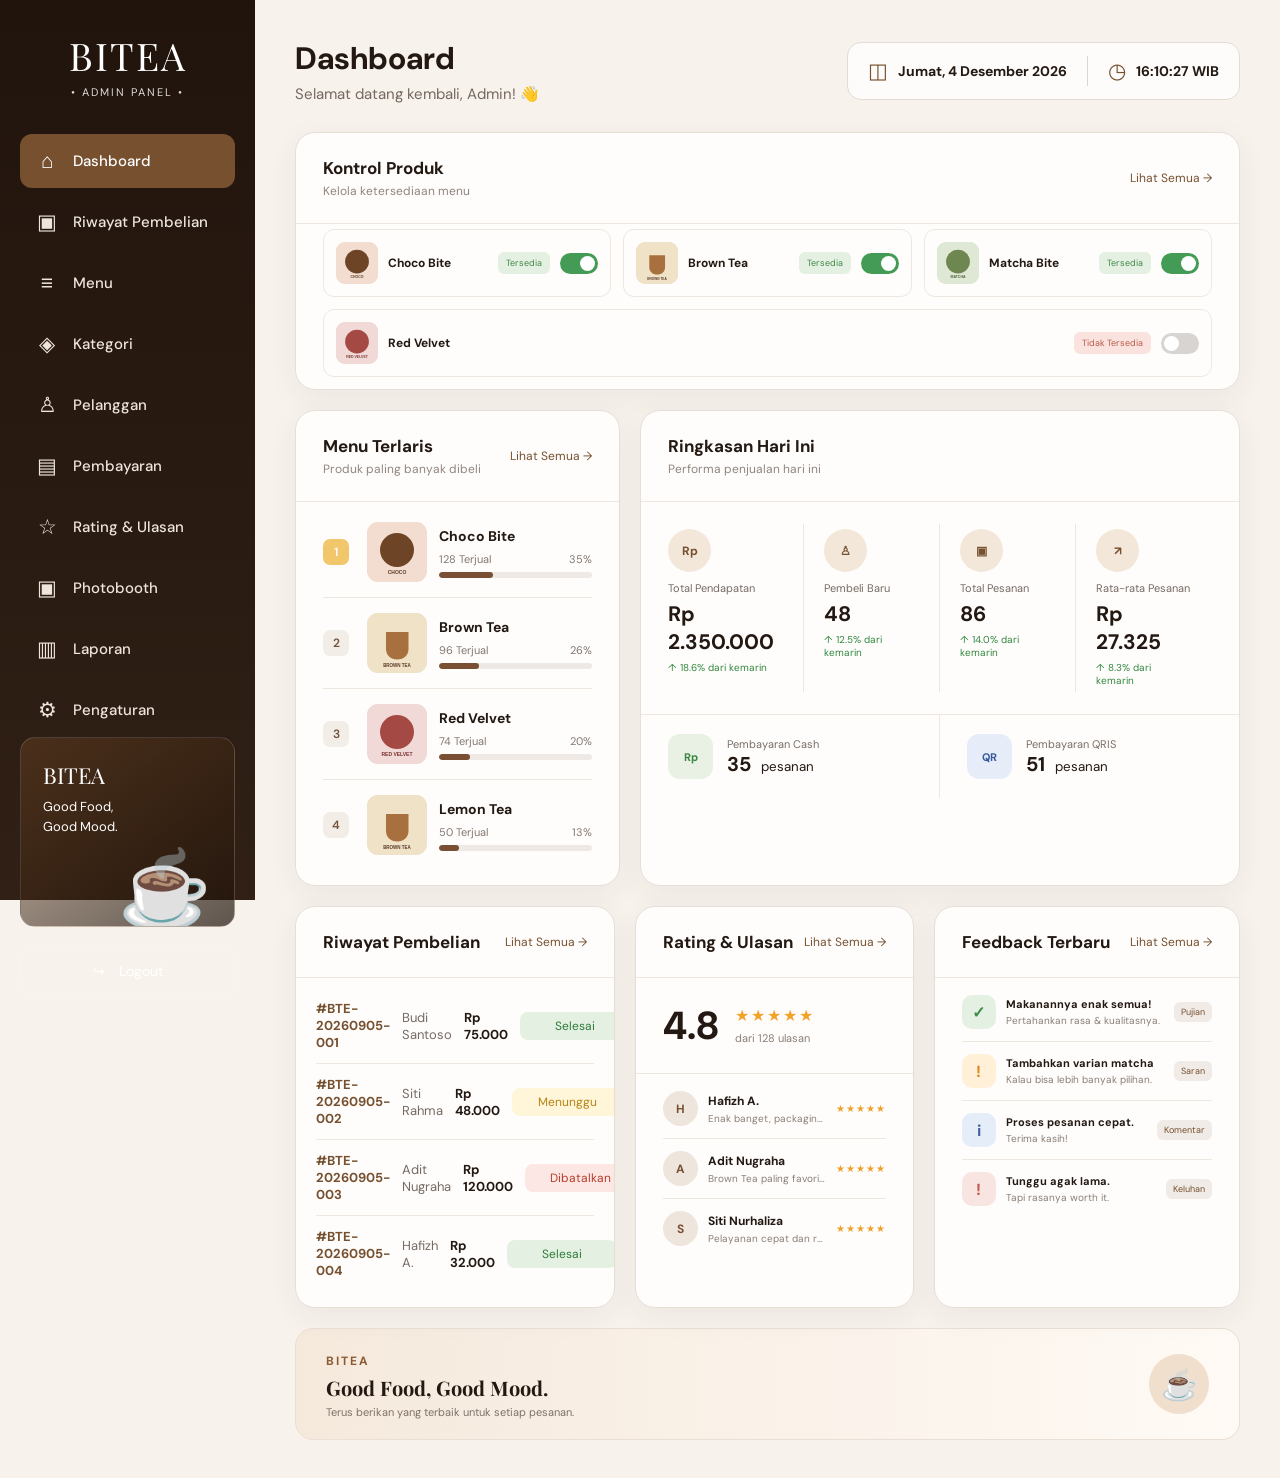
<file: website/admin/index.html>
<!DOCTYPE html>
<html lang="id">

<head>

    <meta charset="UTF-8">

    <meta
        name="viewport"
        content="width=device-width, initial-scale=1.0"
    >

    <title>
        BITEA - Admin Dashboard
    </title>

    <!-- Font -->
    <link
        rel="preconnect"
        href="https://fonts.googleapis.com"
    >

    <link
        rel="preconnect"
        href="https://fonts.gstatic.com"
        crossorigin
    >

    <link
        href="https://fonts.googleapis.com/css2?family=DM+Sans:wght@400;500;600;700&family=Playfair+Display:wght@600;700&display=swap"
        rel="stylesheet"
    >

    <!-- CSS -->
    <link
        rel="stylesheet"
        href="style.css"
    >

</head>


<body>


<!-- =========================
     SIDEBAR
========================= -->

<aside class="sidebar">

    <!-- Logo -->
    <div class="sidebar-logo">

        <div class="logo-mark">
            BITEA
        </div>

        <span>
            • ADMIN PANEL •
        </span>

    </div>


    <!-- Navigasi -->
    <nav class="sidebar-nav">

        <a
            href="#"
            class="nav-item active"
        >
            <span class="nav-icon">
                ⌂
            </span>

            <span>
                Dashboard
            </span>
        </a>


        <a
            href="#"
            class="nav-item"
        >
            <span class="nav-icon">
                ▣
            </span>

            <span>
                Riwayat Pembelian
            </span>
        </a>


        <a
            href="#"
            class="nav-item"
        >
            <span class="nav-icon">
                ≡
            </span>

            <span>
                Menu
            </span>
        </a>


        <a
            href="#"
            class="nav-item"
        >
            <span class="nav-icon">
                ◈
            </span>

            <span>
                Kategori
            </span>
        </a>


        <a
            href="#"
            class="nav-item"
        >
            <span class="nav-icon">
                ♙
            </span>

            <span>
                Pelanggan
            </span>
        </a>


        <a
            href="#"
            class="nav-item"
        >
            <span class="nav-icon">
                ▤
            </span>

            <span>
                Pembayaran
            </span>
        </a>


        <a
            href="#"
            class="nav-item"
        >
            <span class="nav-icon">
                ☆
            </span>

            <span>
                Rating & Ulasan
            </span>
        </a>


        <a
            href="#"
            class="nav-item"
        >
            <span class="nav-icon">
                ▣
            </span>

            <span>
                Photobooth
            </span>
        </a>


        <a
            href="#"
            class="nav-item"
        >
            <span class="nav-icon">
                ▥
            </span>

            <span>
                Laporan
            </span>
        </a>


        <a
            href="#"
            class="nav-item"
        >
            <span class="nav-icon">
                ⚙
            </span>

            <span>
                Pengaturan
            </span>
        </a>

    </nav>


    <!-- Dekorasi sidebar -->
    <div class="sidebar-decoration">

        <div class="decoration-brand">
            BITEA
        </div>

        <p>
            Good Food,
            <br>
            Good Mood.
        </p>

        <div class="decoration-cup">
            ☕
        </div>

    </div>


    <!-- Logout -->
    <button class="logout-button">

        <span>
            ↪
        </span>

        Logout

    </button>

</aside>



<!-- =========================
     MAIN CONTENT
========================= -->

<main class="main-content">


    <!-- =========================
         HEADER
    ========================= -->

    <header class="dashboard-header">

        <div>

            <h1>
                Dashboard
            </h1>

            <p>
                Selamat datang kembali, Admin! 👋
            </p>

        </div>


        <!-- Informasi waktu -->
        <div class="header-info">

            <div class="header-info-item">

                <span>
                    ◫
                </span>

                <div>

                    <strong id="currentDate">
                        Kamis, 22 Mei 2025
                    </strong>

                </div>

            </div>


            <div class="header-divider"></div>


            <div class="header-info-item">

                <span>
                    ◷
                </span>

                <strong id="currentTime">
                    10:24:36 WIB
                </strong>

            </div>

        </div>

    </header>



    <!-- =========================
         TOP CONTENT
    ========================= -->

    <section class="top-grid">


        <!-- =========================
             KONTROL PRODUK
        ========================= -->

        <div class="card product-control-card">

            <div class="card-header">

                <div>

                    <h2>
                        Kontrol Produk
                    </h2>

                    <p>
                        Kelola ketersediaan menu
                    </p>

                </div>

                <button class="text-button">
                    Lihat Semua →
                </button>

            </div>


            <div class="control-list">


                <div class="control-item">

                    <div class="control-product">

                        <div class="mini-product">
                            <img
                                src="assets/products/choco-bite.svg"
                                alt=""
                            >
                        </div>

                        <strong>
                            Choco Bite
                        </strong>

                    </div>

                    <span class="available">
                        Tersedia
                    </span>

                    <label class="switch">

                        <input
                            type="checkbox"
                            checked
                        >

                        <span class="slider"></span>

                    </label>

                </div>


                <div class="control-item">

                    <div class="control-product">

                        <div class="mini-product">
                            <img
                                src="assets/products/brown-tea.svg"
                                alt=""
                            >
                        </div>

                        <strong>
                            Brown Tea
                        </strong>

                    </div>

                    <span class="available">
                        Tersedia
                    </span>

                    <label class="switch">

                        <input
                            type="checkbox"
                            checked
                        >

                        <span class="slider"></span>

                    </label>

                </div>


                <div class="control-item">

                    <div class="control-product">

                        <div class="mini-product">
                            <img
                                src="assets/products/matcha-bite.svg"
                                alt=""
                            >
                        </div>

                        <strong>
                            Matcha Bite
                        </strong>

                    </div>

                    <span class="available">
                        Tersedia
                    </span>

                    <label class="switch">

                        <input
                            type="checkbox"
                            checked
                        >

                        <span class="slider"></span>

                    </label>

                </div>


                <div class="control-item">

                    <div class="control-product">

                        <div class="mini-product">
                            <img
                                src="assets/products/red-velvet.svg"
                                alt=""
                            >
                        </div>

                        <strong>
                            Red Velvet
                        </strong>

                    </div>

                    <span class="unavailable">
                        Tidak Tersedia
                    </span>

                    <label class="switch">

                        <input
                            type="checkbox">

                        <span class="slider"></span>

                    </label>

                </div>


            </div>

        </div>


        <!-- =========================
             MENU TERLARIS
        ========================= -->

        <div class="card best-menu-card">

            <div class="card-header">

                <div>

                    <h2>
                        Menu Terlaris
                    </h2>

                    <p>
                        Produk paling banyak dibeli
                    </p>

                </div>


                <button class="text-button">
                    Lihat Semua →
                </button>

            </div>


            <div class="best-menu-list">


                <!-- Produk 1 -->
                <div class="best-menu-item">

                    <div class="rank rank-one">
                        1
                    </div>

                    <div class="product-image">
                        <img
                            src="assets/products/choco-bite.svg"
                            alt="Choco Bite"
                        >
                    </div>

                    <div class="product-info">

                        <strong>
                            Choco Bite
                        </strong>

                        <div class="product-meta">

                            <span>
                                128 Terjual
                            </span>

                            <span>
                                35%
                            </span>

                        </div>

                        <div class="progress">

                            <div
                                class="progress-fill"
                                style="width: 35%;"
                            ></div>

                        </div>

                    </div>

                </div>


                <!-- Produk 2 -->
                <div class="best-menu-item">

                    <div class="rank">
                        2
                    </div>

                    <div class="product-image">
                        <img
                            src="assets/products/brown-tea.svg"
                            alt="Brown Tea"
                        >
                    </div>

                    <div class="product-info">

                        <strong>
                            Brown Tea
                        </strong>

                        <div class="product-meta">

                            <span>
                                96 Terjual
                            </span>

                            <span>
                                26%
                            </span>

                        </div>

                        <div class="progress">

                            <div
                                class="progress-fill"
                                style="width: 26%;"
                            ></div>

                        </div>

                    </div>

                </div>


                <!-- Produk 3 -->
                <div class="best-menu-item">

                    <div class="rank">
                        3
                    </div>

                    <div class="product-image">
                        <img
                            src="assets/products/red-velvet.svg"
                            alt="Red Velvet"
                        >
                    </div>

                    <div class="product-info">

                        <strong>
                            Red Velvet
                        </strong>

                        <div class="product-meta">

                            <span>
                                74 Terjual
                            </span>

                            <span>
                                20%
                            </span>

                        </div>

                        <div class="progress">

                            <div
                                class="progress-fill"
                                style="width: 20%;"
                            ></div>

                        </div>

                    </div>

                </div>


                <!-- Produk 4 -->
                <div class="best-menu-item">

                    <div class="rank">
                        4
                    </div>

                    <div class="product-image">
                        <img
                            src="assets/products/brown-tea.svg"
                            alt="Lemon Tea"
                        >
                    </div>

                    <div class="product-info">

                        <strong>
                            Lemon Tea
                        </strong>

                        <div class="product-meta">

                            <span>
                                50 Terjual
                            </span>

                            <span>
                                13%
                            </span>

                        </div>

                        <div class="progress">

                            <div
                                class="progress-fill"
                                style="width: 13%;"
                            ></div>

                        </div>

                    </div>

                </div>


            </div>

        </div>



        <!-- =========================
             RINGKASAN HARI INI
        ========================= -->

        <div class="card summary-card">

            <div class="card-header">

                <div>

                    <h2>
                        Ringkasan Hari Ini
                    </h2>

                    <p>
                        Performa penjualan hari ini
                    </p>

                </div>

            </div>


            <!-- KPI -->
            <div class="summary-kpis">


                <div class="summary-kpi">

                    <div class="kpi-icon">
                        Rp
                    </div>

                    <span>
                        Total Pendapatan
                    </span>

                    <strong>
                        Rp 2.350.000
                    </strong>

                    <small>
                        ↑ 18.6% dari kemarin
                    </small>

                </div>


                <div class="summary-kpi">

                    <div class="kpi-icon">
                        ♙
                    </div>

                    <span>
                        Pembeli Baru
                    </span>

                    <strong>
                        48
                    </strong>

                    <small>
                        ↑ 12.5% dari kemarin
                    </small>

                </div>


                <div class="summary-kpi">

                    <div class="kpi-icon">
                        ▣
                    </div>

                    <span>
                        Total Pesanan
                    </span>

                    <strong>
                        86
                    </strong>

                    <small>
                        ↑ 14.0% dari kemarin
                    </small>

                </div>


                <div class="summary-kpi">

                    <div class="kpi-icon">
                        ↗
                    </div>

                    <span>
                        Rata-rata Pesanan
                    </span>

                    <strong>
                        Rp 27.325
                    </strong>

                    <small>
                        ↑ 8.3% dari kemarin
                    </small>

                </div>


            </div>


            <!-- Pembayaran -->
            <div class="payment-summary">

                <div class="payment-item">

                    <div class="payment-icon cash">
                        Rp
                    </div>

                    <div>

                        <span>
                            Pembayaran Cash
                        </span>

                        <strong>
                            35
                        </strong>

                        <small>
                            pesanan
                        </small>

                    </div>

                </div>


                <div class="payment-item">

                    <div class="payment-icon qris">
                        QR
                    </div>

                    <div>

                        <span>
                            Pembayaran QRIS
                        </span>

                        <strong>
                            51
                        </strong>

                        <small>
                            pesanan
                        </small>

                    </div>

                </div>

            </div>

        </div>

    </section>



    <!-- =========================
         SECOND CONTENT
    ========================= -->

    <section class="bottom-grid">

        <!-- =========================
             RIWAYAT PEMBELIAN
        ========================= -->

        <div class="card history-card">

            <div class="card-header">

                <h2>
                    Riwayat Pembelian
                </h2>

                <button class="text-button">
                    Lihat Semua →
                </button>

            </div>

            <div class="history-list">

                <div class="history-item">
                    <div class="order-id">#BTE-20260905-001</div>
                    <div class="customer">Budi Santoso</div>
                    <div class="total">Rp 75.000</div>
                    <div class="status delivered">Selesai</div>
                    <div class="date">2026-09-05 14:45</div>
                </div>

                <div class="history-item">
                    <div class="order-id">#BTE-20260905-002</div>
                    <div class="customer">Siti Rahma</div>
                    <div class="total">Rp 48.000</div>
                    <div class="status pending">Menunggu</div>
                    <div class="date">2026-09-05 14:30</div>
                </div>

                <div class="history-item">
                    <div class="order-id">#BTE-20260905-003</div>
                    <div class="customer">Adit Nugraha</div>
                    <div class="total">Rp 120.000</div>
                    <div class="status cancelled">Dibatalkan</div>
                    <div class="date">2026-09-05 13:55</div>
                </div>

                <div class="history-item">
                    <div class="order-id">#BTE-20260905-004</div>
                    <div class="customer">Hafizh A.</div>
                    <div class="total">Rp 32.000</div>
                    <div class="status delivered">Selesai</div>
                    <div class="date">2026-09-05 13:10</div>
                </div>

            </div>

        </div>


        <!-- =========================
             RATING
        ========================= -->

        <div class="card rating-card">

            <div class="card-header">

                <h2>
                    Rating & Ulasan
                </h2>

                <button class="text-button">
                    Lihat Semua →
                </button>

            </div>


            <div class="rating-overview">

                <div class="rating-score">
                    4.8
                </div>

                <div>

                    <div class="stars">
                        ★★★★★
                    </div>

                    <span>
                        dari 128 ulasan
                    </span>

                </div>

            </div>


            <div class="review-list">

                <div class="review-item">

                    <div class="avatar">
                        H
                    </div>

                    <div class="review-content">

                        <strong>
                            Hafizh A.
                        </strong>

                        <p>
                            Enak banget, packaging juga lucu!
                        </p>

                    </div>

                    <div class="review-stars">
                        ★★★★★
                    </div>

                </div>


                <div class="review-item">

                    <div class="avatar">
                        A
                    </div>

                    <div class="review-content">

                        <strong>
                            Adit Nugraha
                        </strong>

                        <p>
                            Brown Tea paling favorit!
                        </p>

                    </div>

                    <div class="review-stars">
                        ★★★★★
                    </div>

                </div>


                <div class="review-item">

                    <div class="avatar">
                        S
                    </div>

                    <div class="review-content">

                        <strong>
                            Siti Nurhaliza
                        </strong>

                        <p>
                            Pelayanan cepat dan ramah.
                        </p>

                    </div>

                    <div class="review-stars">
                        ★★★★★
                    </div>

                </div>

            </div>

        </div>



        <!-- =========================
             FEEDBACK
        ========================= -->

        <div class="card feedback-card">

            <div class="card-header">

                <h2>
                    Feedback Terbaru
                </h2>

                <button class="text-button">
                    Lihat Semua →
                </button>

            </div>


            <div class="feedback-list">


                <div class="feedback-item">

                    <div class="feedback-icon positive">
                        ✓
                    </div>

                    <div class="feedback-content">

                        <strong>
                            Makanannya enak semua!
                        </strong>

                        <p>
                            Pertahankan rasa & kualitasnya.
                        </p>

                    </div>

                    <span class="feedback-label">
                        Pujian
                    </span>

                </div>


                <div class="feedback-item">

                    <div class="feedback-icon suggestion">
                        !
                    </div>

                    <div class="feedback-content">

                        <strong>
                            Tambahkan varian matcha
                        </strong>

                        <p>
                            Kalau bisa lebih banyak pilihan.
                        </p>

                    </div>

                    <span class="feedback-label">
                        Saran
                    </span>

                </div>


                <div class="feedback-item">

                    <div class="feedback-icon comment">
                        i
                    </div>

                    <div class="feedback-content">

                        <strong>
                            Proses pesanan cepat.
                        </strong>

                        <p>
                            Terima kasih!
                        </p>

                    </div>

                    <span class="feedback-label">
                        Komentar
                    </span>

                </div>


                <div class="feedback-item">

                    <div class="feedback-icon complaint">
                        !
                    </div>

                    <div class="feedback-content">

                        <strong>
                            Tunggu agak lama.
                        </strong>

                        <p>
                            Tapi rasanya worth it.
                        </p>

                    </div>

                    <span class="feedback-label">
                        Keluhan
                    </span>

                </div>

            </div>

        </div>




    </section>



    <!-- =========================
         FOOTER BANNER
    ========================= -->

    <section class="motivation-banner">

        <div>

            <span>
                BITEA
            </span>

            <h3>
                Good Food, Good Mood.
            </h3>

            <p>
                Terus berikan yang terbaik untuk setiap pesanan.
            </p>

        </div>


        <div class="banner-icon">
            ☕
        </div>

    </section>


</main>


<!-- =========================
     JAVASCRIPT
========================= -->

<script src="script.js"></script>

</body>

</html>
</file>
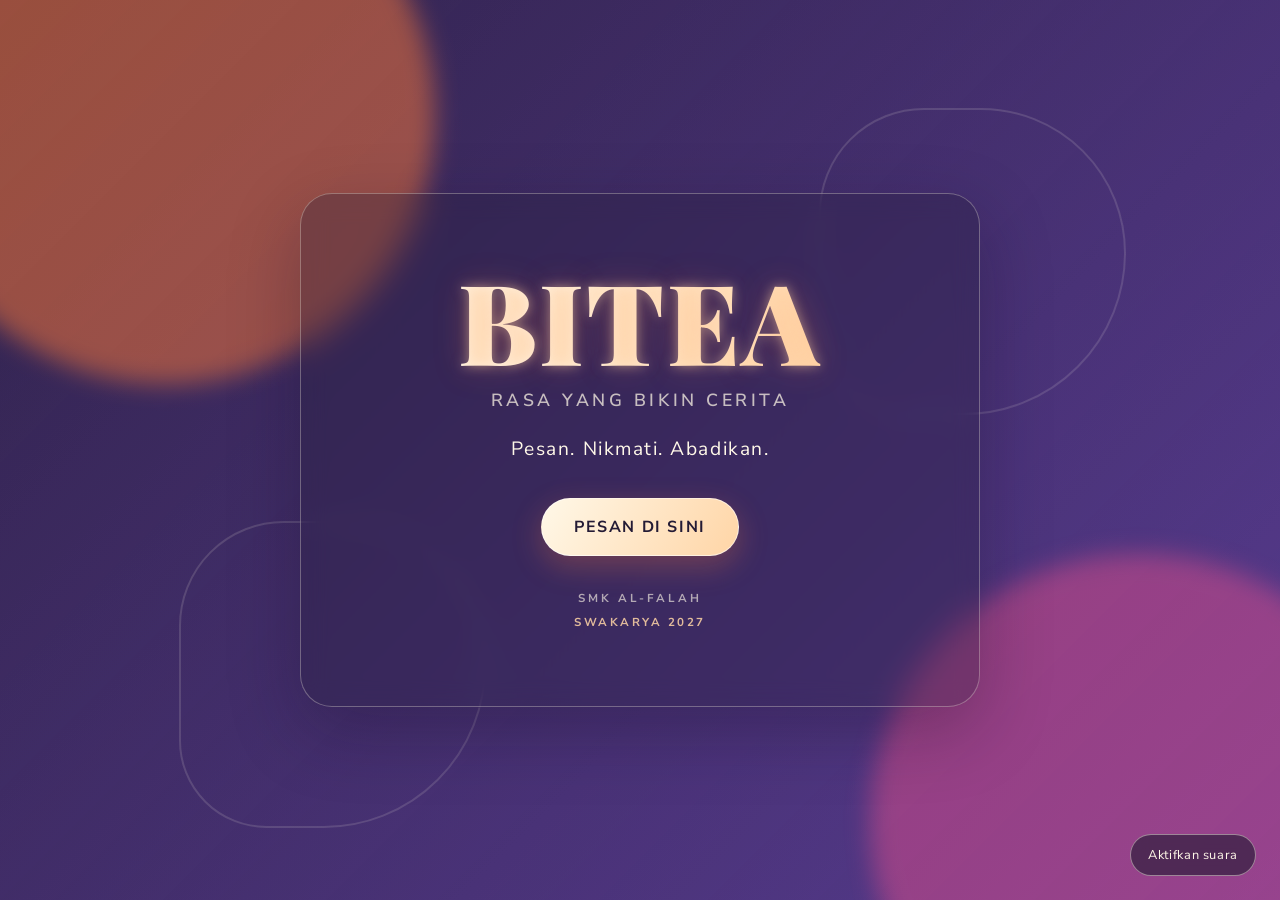
<file: website/customer/01.Homepage/index.html>
<!DOCTYPE html>
<html lang="id">

<head>

    <meta charset="UTF-8">
    <meta name="viewport" content="width=device-width, initial-scale=1.0">
    <title>BITEA - SWAKARYA 2027</title>
    <link rel="preconnect" href="https://fonts.googleapis.com">
    <link rel="preconnect" href="https://fonts.gstatic.com" crossorigin>
    <link href="https://fonts.googleapis.com/css2?family=Nunito+Sans:wght@400;600;700;800&family=Playfair+Display:wght@900&display=swap" rel="stylesheet">

    <style>
        :root {
            --cream: #fff8e8;
            --orange: #ff7b3d;
            --pink: #f4518c;
            --purple: #573b8f;
            --ink: #241b35;
        }

        * {
            box-sizing: border-box;
        }

        body {
            margin: 0;
            min-height: 100vh;
            overflow: hidden;
            color: var(--cream);
            background: var(--purple);
            font-family: "Nunito Sans", Arial, sans-serif;
        }

        .background-video {
            position: fixed;
            z-index: -3;
            width: 100%;
            height: 100%;
            object-fit: cover;
            background: var(--purple);
        }

        .video-overlay {
            position: fixed;
            z-index: -2;
            inset: 0;
            background: linear-gradient(135deg, rgba(36, 27, 53, .68), rgba(87, 59, 143, .55));
        }

        body::before,
        body::after {
            position: fixed;
            z-index: -1;
            width: 42vw;
            height: 42vw;
            border-radius: 50%;
            content: "";
            filter: blur(12px);
            opacity: .75;
            animation: float 12s ease-in-out infinite alternate;
        }

        body::before {
            top: -12vw;
            left: -8vw;
            background: var(--orange);
        }

        body::after {
            right: -10vw;
            bottom: -15vw;
            background: var(--pink);
            animation-delay: -4s;
        }

        .background-shape {
            position: fixed;
            z-index: -1;
            width: 24vw;
            height: 24vw;
            border: 2px solid rgba(255, 248, 232, .22);
            border-radius: 42% 58% 65% 35%;
            animation: spin 18s linear infinite;
        }

        .shape-one {
            top: 12%;
            right: 12%;
        }

        .shape-two {
            bottom: 8%;
            left: 14%;
            animation-direction: reverse;
            animation-duration: 24s;
        }

        main {
            position: relative;
            display: flex;
            min-height: 100vh;
            align-items: center;
            justify-content: center;
            padding: 32px;
            text-align: center;
            background: linear-gradient(135deg, rgba(36, 27, 53, .3), rgba(87, 59, 143, .46));
        }

        .content {
            width: min(100%, 680px);
            padding: clamp(32px, 7vw, 76px);
            border: 1px solid rgba(255, 248, 232, .3);
            border-radius: 32px;
            background: rgba(36, 27, 53, .3);
            box-shadow: 0 24px 70px rgba(20, 10, 35, .28);
            backdrop-filter: blur(12px);
            animation: appear .9s ease-out both;
        }

        .sound-button {
            position: fixed;
            right: 24px;
            bottom: 24px;
            z-index: 1;
            padding: 11px 17px;
            border: 1px solid rgba(255, 248, 232, .45);
            border-radius: 999px;
            color: var(--cream);
            background: rgba(36, 27, 53, .62);
            cursor: pointer;
            font: inherit;
            font-size: .8rem;
            letter-spacing: .05em;
            backdrop-filter: blur(8px);
        }

        .sound-button:hover,
        .sound-button:focus-visible {
            background: rgba(36, 27, 53, .85);
        }

        .sound-button:focus-visible {
            outline: 3px solid var(--cream);
            outline-offset: 3px;
        }

        .school {
            margin: 28px 0 0;
            color: rgba(255, 248, 232, .62);
            font-size: .72rem;
            font-weight: bold;
            letter-spacing: .25em;
        }

        .event-name {
            margin: 8px 0 0;
            color: rgba(255, 213, 166, .85);
            font-size: .72rem;
            font-weight: bold;
            letter-spacing: .22em;
        }

        h1 {
            margin: 0;
            color: transparent;
            background: linear-gradient(110deg, #fff8e8 15%, #ffd5a6 42%, #fff 50%, #ff9d69 62%, #fff8e8 85%);
            background-size: 220% auto;
            background-clip: text;
            -webkit-background-clip: text;
            font-family: "Playfair Display", Georgia, serif;
            font-size: clamp(3.6rem, 12vw, 7rem);
            font-weight: 900;
            letter-spacing: .02em;
            line-height: .9;
            text-shadow: 0 0 12px rgba(255, 213, 166, .52), 0 0 34px rgba(255, 123, 61, .28);
            animation: text-glow 4s linear infinite;
        }

        h2 {
            margin: 18px 0 24px;
            color: rgba(255, 248, 232, .72);
            font-size: clamp(.85rem, 2.5vw, 1.1rem);
            font-weight: 600;
            letter-spacing: .2em;
        }

        .tagline {
            margin: 0 0 36px;
            font-size: clamp(1rem, 2.5vw, 1.2rem);
            letter-spacing: .08em;
        }

        .order-button {
            position: relative;
            isolation: isolate;
            overflow: hidden;
            display: inline-block;
            padding: 17px 32px;
            border: 1px solid rgba(255, 255, 255, .55);
            border-radius: 999px;
            color: var(--ink);
            background: linear-gradient(120deg, var(--cream), #ffd5a6);
            font-weight: bold;
            letter-spacing: .1em;
            text-decoration: none;
            box-shadow: 0 10px 30px rgba(255, 123, 61, .28);
            transition: transform .25s ease, box-shadow .25s ease, background .25s ease;
        }

        .order-button::after {
            position: absolute;
            z-index: -1;
            top: -120%;
            left: -45%;
            width: 34%;
            height: 340%;
            background: rgba(255, 255, 255, .72);
            content: "";
            transform: rotate(24deg);
            transition: left .6s ease;
        }

        .order-button:hover,
        .order-button:focus-visible {
            background: linear-gradient(120deg, #ffd5a6, var(--cream));
            box-shadow: 0 16px 38px rgba(255, 123, 61, .42);
            transform: translateY(-5px) scale(1.03);
        }

        .order-button:hover::after,
        .order-button:focus-visible::after {
            left: 125%;
        }

        .order-button:focus-visible {
            outline: 3px solid var(--cream);
            outline-offset: 5px;
        }

        @keyframes float {
            to {
                transform: translate(8vw, 10vh) scale(1.15);
            }
        }

        @keyframes spin {
            to {
                transform: rotate(360deg);
            }
        }

        @keyframes appear {
            from {
                opacity: 0;
                transform: translateY(24px) scale(.97);
            }
            to {
                opacity: 1;
                transform: translateY(0) scale(1);
            }
        }

        @keyframes text-glow {
            to {
                background-position: 220% center;
            }
        }

        @media (prefers-reduced-motion: reduce) {
            *,
            *::before,
            *::after {
                animation-duration: .01ms !important;
                animation-iteration-count: 1 !important;
                scroll-behavior: auto !important;
            }
        }
    </style>

</head>


<body>

    <!-- Opening Website -->

    <video class="background-video" autoplay loop muted playsinline preload="auto"
        aria-hidden="true">
        <!-- Ganti file ini dengan video background produk yang digunakan. --></video>
    <div class="video-overlay" aria-hidden="true"></div>
    <div class="background-shape shape-one"></div>
    <div class="background-shape shape-two"></div>

    <main>
        <section class="content" aria-labelledby="page-title">
            <h1 id="page-title">BITEA</h1>
            <h2>RASA YANG BIKIN CERITA</h2>
            <p class="tagline">Pesan. Nikmati. Abadikan.</p>
            <a class="order-button" href="../02.menu/menu.html">PESAN DI SINI</a>
            <p class="school">SMK AL-FALAH</p>
            <p class="event-name">SWAKARYA 2027</p>
        </section>

    </main>
    <button class="sound-button" type="button" aria-pressed="false">
        Aktifkan suara
    </button>

    <script>
        const video = document.querySelector('.background-video');
        const soundButton = document.querySelector('.sound-button');

        soundButton.addEventListener('click', () => {
            video.muted = !video.muted;
            soundButton.textContent = video.muted ? 'Aktifkan suara' : 'Matikan suara';
            soundButton.setAttribute('aria-pressed', String(!video.muted));
        });

        video.play().catch(() => {
            // Playback can wait for the browser's autoplay policy.
        });
    </script>

</body>

</html>
</file>
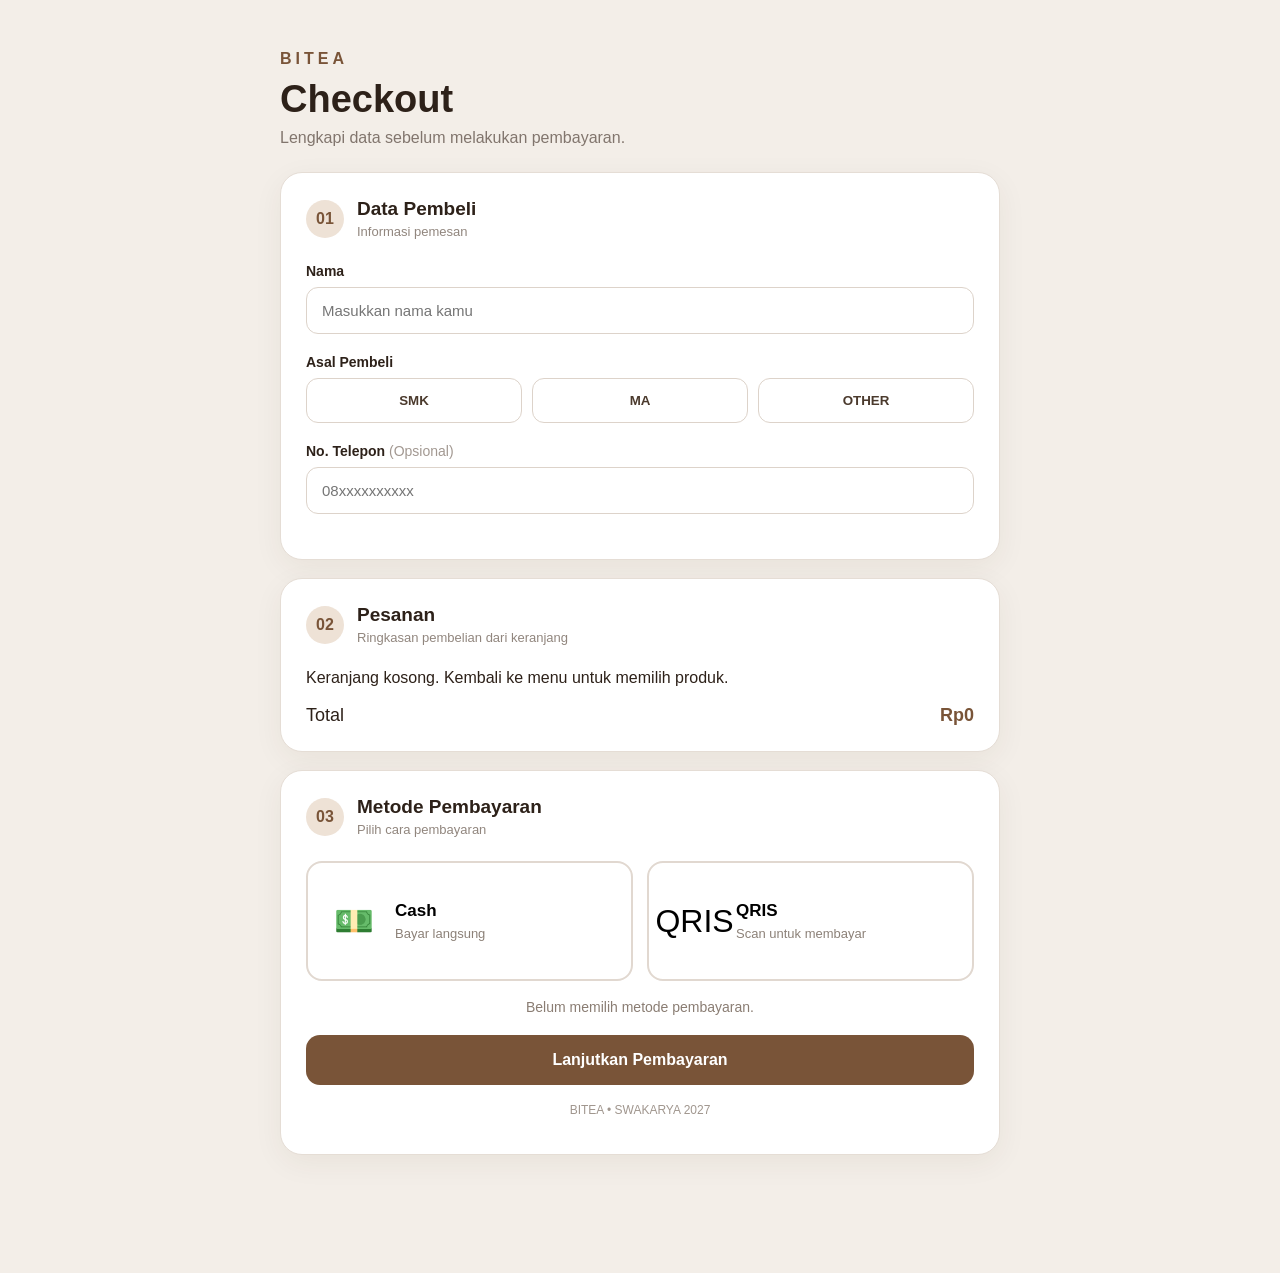
<file: website/customer/03.form/index.html>
<!DOCTYPE html>
<html lang="id">
<head>
<meta charset="UTF-8">
<meta name="viewport" content="width=device-width, initial-scale=1.0">
<title>BITEA — Checkout</title>
<link rel="stylesheet" href="style.css">
</head>
<body>
<div id="notification" class="notification">
  <div id="notificationIcon" class="notification-icon">✓</div>
  <div class="notification-content"><strong id="notificationTitle">Berhasil</strong><p id="notificationMessage">Pesan berhasil.</p></div>
  <button id="notificationClose" class="notification-close" type="button">×</button>
</div>

<main class="checkout-container">
  <div class="checkout-header">
    <p class="brand">BITEA</p>
    <h1>Checkout</h1>
    <p>Lengkapi data sebelum melakukan pembayaran.</p>
  </div>

  <section class="checkout-card">
    <div class="section-title"><span>01</span><div><h2>Data Pembeli</h2><p>Informasi pemesan</p></div></div>

    <div class="form-group"><label for="nama">Nama</label><input type="text" id="nama" placeholder="Masukkan nama kamu"></div>

    <div class="form-group"><label>Asal Pembeli</label>
      <div class="customer-type">
        <button type="button" class="type-btn" data-type="smk">SMK</button>
        <button type="button" class="type-btn" data-type="ma">MA</button>
        <button type="button" class="type-btn" data-type="other">OTHER</button>
      </div>
    </div>

    <div class="form-group hidden" id="classGroup">
      <label>Kelas</label>
      <div class="custom-dropdown" id="classDropdown">
        <button type="button" class="dropdown-button" id="classDropdownButton"><span id="selectedClass">Pilih kelas</span><span class="dropdown-arrow">˅</span></button>
        <div class="dropdown-menu" id="classDropdownMenu">
          <div class="dropdown-search"><input type="text" id="classSearch" placeholder="Cari kelas..." autocomplete="off"></div>
          <div class="class-options" id="classOptions"></div>
        </div>
      </div>
      <input type="hidden" id="kelas" value="">
    </div>

    <div class="form-group hidden" id="otherGroup">
      <label>Kamu dari</label>
      <div class="custom-dropdown" id="otherDropdown">
        <button type="button" class="dropdown-button" id="otherDropdownButton"><span id="selectedOther">Pilih pilihan</span><span class="dropdown-arrow">˅</span></button>
        <div class="dropdown-menu" id="otherDropdownMenu"><div class="class-options" id="otherOptions"></div></div>
      </div>
      <input type="hidden" id="other" value="">
    </div>

    <div class="form-group"><label for="telepon">No. Telepon <span>(Opsional)</span></label><input type="tel" id="telepon" placeholder="08xxxxxxxxxx"></div>
  </section>

  <section class="checkout-card">
    <div class="section-title"><span>02</span><div><h2>Pesanan</h2><p>Ringkasan pembelian dari keranjang</p></div></div>
    <div id="orderItems"></div>
    <div class="order-total"><span>Total</span><strong id="orderTotal">Rp0</strong></div>
  </section>

  <section class="checkout-card">
    <div class="section-title"><span>03</span><div><h2>Metode Pembayaran</h2><p>Pilih cara pembayaran</p></div></div>
    <div class="payment-options">
      <button type="button" class="payment-card" data-payment="cash"><div class="payment-icon">💵</div><div><strong>Cash</strong><p>Bayar langsung</p></div></button>
      <button type="button" class="payment-card" data-payment="qris"><div class="payment-icon qris-logo">QRIS</div><div><strong>QRIS</strong><p>Scan untuk membayar</p></div></button>
    </div>
    <p id="paymentStatus" class="payment-status">Belum memilih metode pembayaran.</p>
    <button id="continueButton" class="continue-button" type="button">Lanjutkan Pembayaran</button>
    <p class="secure-text">BITEA • SWAKARYA 2027</p>
  </section>
</main>
<script src="script.js"></script>
</body>
</html>
</file>
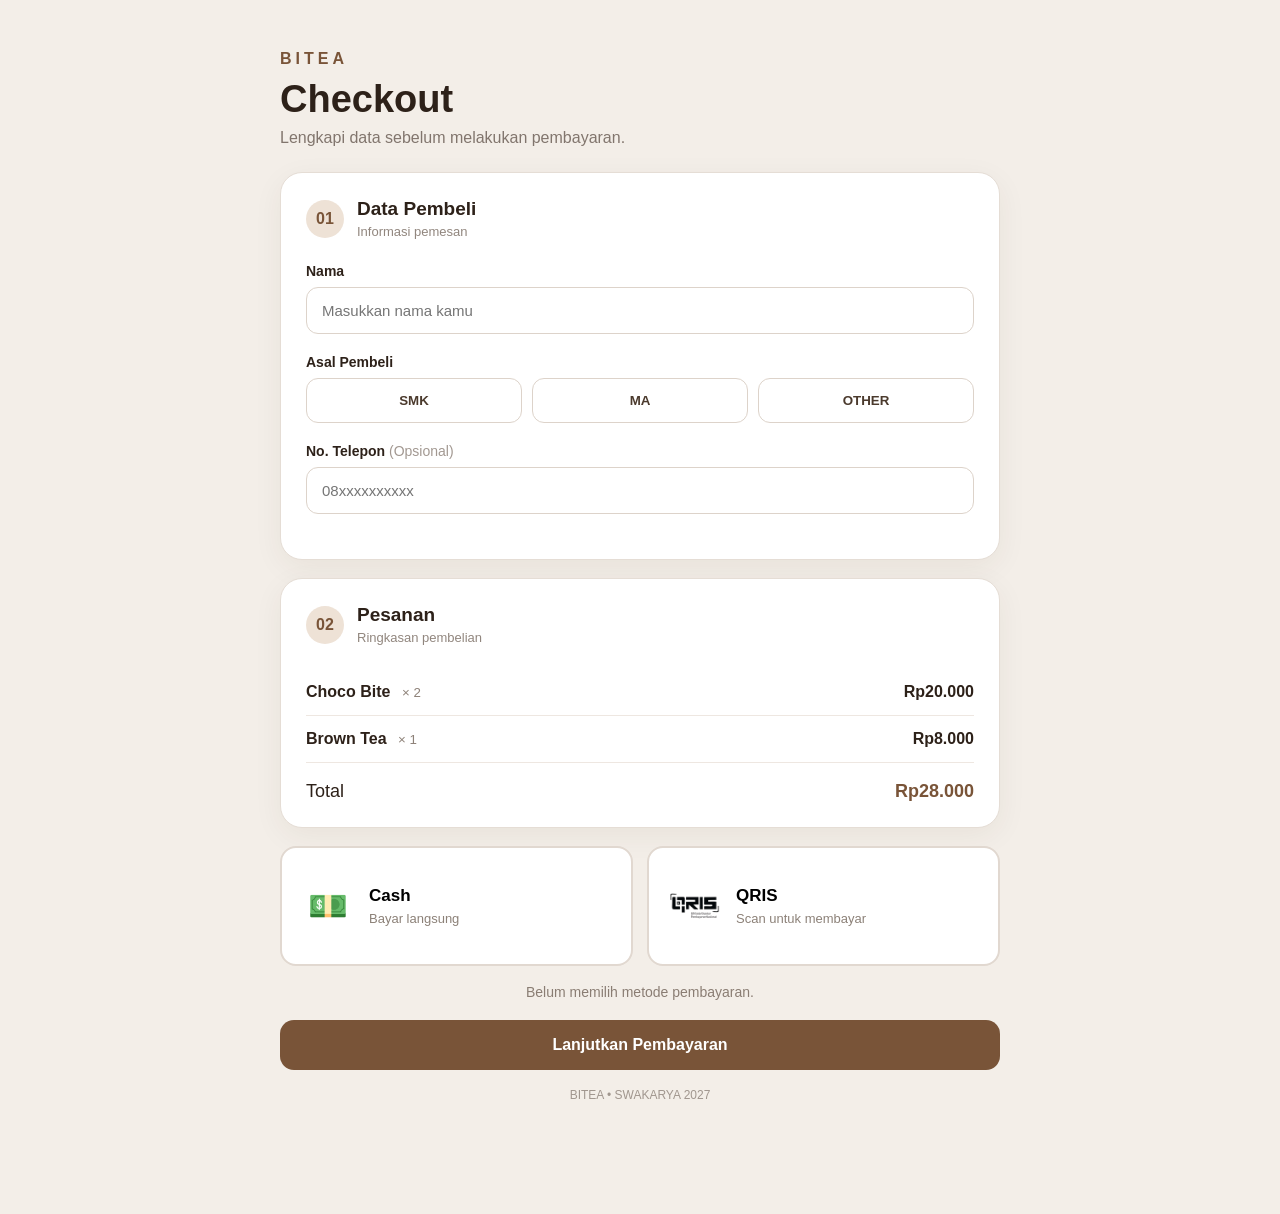
<file: SWAKARYA2027/KIK/WEBSITE/BITEA/Costumer/03.form/index.html>
<!DOCTYPE html>
<html lang="id">

<head>

    <meta charset="UTF-8">

    <meta
        name="viewport"
        content="width=device-width, initial-scale=1.0"
    >

    <title>BITEA — Checkout</title>

    <link
        rel="stylesheet"
        href="style.css"
    >

</head>


<body>

    <!-- Notification -->
    <div
        id="notification"
        class="notification"
    >

        <div
            id="notificationIcon"
            class="notification-icon"
        >
            ✓
        </div>

        <div class="notification-content">

            <strong id="notificationTitle">
                Berhasil
            </strong>

            <p id="notificationMessage">
                Pesan berhasil.
            </p>

        </div>

        <button
            id="notificationClose"
            class="notification-close"
            type="button"
        >
            ×
        </button>

    </div>


    <!-- Main checkout -->
    <main class="checkout-container">

        <!-- Checkout header -->
        <div class="checkout-header">

            <p class="brand">
                BITEA
            </p>

            <h1>
                Checkout
            </h1>

            <p>
                Lengkapi data sebelum melakukan pembayaran.
            </p>

        </div>


        <!-- Customer data -->
        <section class="checkout-card">

            <div class="section-title">

                <span>01</span>

                <div>

                    <h2>
                        Data Pembeli
                    </h2>

                    <p>
                        Informasi pemesan
                    </p>

                </div>

            </div>


            <!-- Customer name -->
            <div class="form-group">

                <label for="nama">
                    Nama
                </label>

                <input
                    type="text"
                    id="nama"
                    placeholder="Masukkan nama kamu"
                >

            </div>


            <!-- Customer origin -->
            <div class="form-group">

                <label>
                    Asal Pembeli
                </label>

                <div class="customer-type">

                    <button
                        type="button"
                        class="type-btn"
                        data-type="smk"
                    >
                        SMK
                    </button>

                    <button
                        type="button"
                        class="type-btn"
                        data-type="ma"
                    >
                        MA
                    </button>

                    <button
                        type="button"
                        class="type-btn"
                        data-type="other"
                    >
                        OTHER
                    </button>

                </div>

            </div>


            <!-- Class selection -->
            <div
                class="form-group hidden"
                id="classGroup"
            >

                <label>
                    Kelas
                </label>


                <!-- Custom class dropdown -->
                <div
                    class="custom-dropdown"
                    id="classDropdown"
                >

                    <!-- Dropdown button -->
                    <button
                        type="button"
                        class="dropdown-button"
                        id="classDropdownButton"
                    >

                        <span id="selectedClass">
                            Pilih kelas
                        </span>

                        <span class="dropdown-arrow">
                            ˅
                        </span>

                    </button>


                    <!-- Dropdown menu -->
                    <div
                        class="dropdown-menu"
                        id="classDropdownMenu"
                    >

                        <!-- Search class -->
                        <div class="dropdown-search">

                            <input
                                type="text"
                                id="classSearch"
                                placeholder="Cari kelas..."
                                autocomplete="off"
                            >

                        </div>


                        <!-- Class options -->
                        <div
                            class="class-options"
                            id="classOptions"
                        >

                            <!-- Options are generated by JavaScript -->

                        </div>

                    </div>

                </div>


                <!-- Hidden value for JavaScript -->
                <input
                    type="hidden"
                    id="kelas"
                    value=""
                >

            </div>


            <!-- Other customer origin -->
            <div
                class="form-group hidden"
                id="otherGroup"
            >

                <label>
                    Kamu dari
                </label>

                <!-- Custom other dropdown -->
                <div
                    class="custom-dropdown"
                    id="otherDropdown"
                >

                    <!-- Dropdown button -->
                    <button
                        type="button"
                        class="dropdown-button"
                        id="otherDropdownButton"
                    >

                        <span id="selectedOther">
                            Pilih pilihan
                        </span>

                        <span class="dropdown-arrow">
                            ˅
                        </span>

                    </button>


                    <!-- Dropdown menu -->
                    <div
                        class="dropdown-menu"
                        id="otherDropdownMenu"
                    >

                        <!-- Other options -->
                        <div
                            class="class-options"
                            id="otherOptions"
                        >

                            <!-- Options are generated by JavaScript -->

                        </div>

                    </div>

                </div>

                <!-- Hidden value for JavaScript -->
                <input
                    type="hidden"
                    id="other"
                    value=""
                >

            </div>


            <!-- Phone number -->
            <div class="form-group">

                <label for="telepon">

                    No. Telepon

                    <span>
                        (Opsional)
                    </span>

                </label>

                <input
                    type="tel"
                    id="telepon"
                    placeholder="08xxxxxxxxxx"
                >

            </div>

        </section>


        <!-- Order summary -->
        <section class="checkout-card">

            <div class="section-title">

                <span>02</span>

                <div>

                    <h2>
                        Pesanan
                    </h2>

                    <p>
                        Ringkasan pembelian
                    </p>

                </div>

            </div>


            <!-- Order item -->
            <div class="order-item">

                <div>

                    <strong>
                        Choco Bite
                    </strong>

                    <small>
                        × 2
                    </small>

                </div>

                <strong>
                    Rp20.000
                </strong>

            </div>


            <!-- Order item -->
            <div class="order-item">

                <div>

                    <strong>
                        Brown Tea
                    </strong>

                    <small>
                        × 1
                    </small>

                </div>

                <strong>
                    Rp8.000
                </strong>

            </div>


            <!-- Order total -->
            <div class="order-total">

                <span>
                    Total
                </span>

                <strong>
                    Rp28.000
                </strong>

            </div>

        </section>


       <!-- Metode pembayaran -->
<div class="payment-options">

    <!-- Pembayaran cash -->
    <button
        type="button"
        class="payment-card"
        data-payment="cash"
    >

        <div class="payment-icon">
            💵
        </div>

        <div>

            <strong>
                Cash
            </strong>

            <p>
                Bayar langsung
            </p>

        </div>

    </button>


    <!-- Pembayaran QRIS -->
    <button
        type="button"
        class="payment-card"
        data-payment="qris"
    >

        <div class="payment-icon qris-logo">

            <img
                src="Assets/QRIS.svg"
                alt="QRIS"
            >

        </div>

        <div>

            <strong>
                QRIS
            </strong>

            <p>
                Scan untuk membayar
            </p>

        </div>

    </button>

</div>


<!-- Status metode pembayaran -->
<p
    id="paymentStatus"
    class="payment-status"
>
    Belum memilih metode pembayaran.
</p>


<!-- Tombol lanjut pembayaran -->
<button
    id="continueButton"
    class="continue-button"
    type="button"
>
    Lanjutkan Pembayaran
</button>

            <p class="secure-text">
                BITEA • SWAKARYA 2027
            </p>

        </section>

    </main>


    <script src="script.js"></script>

</body>

</html>
</file>
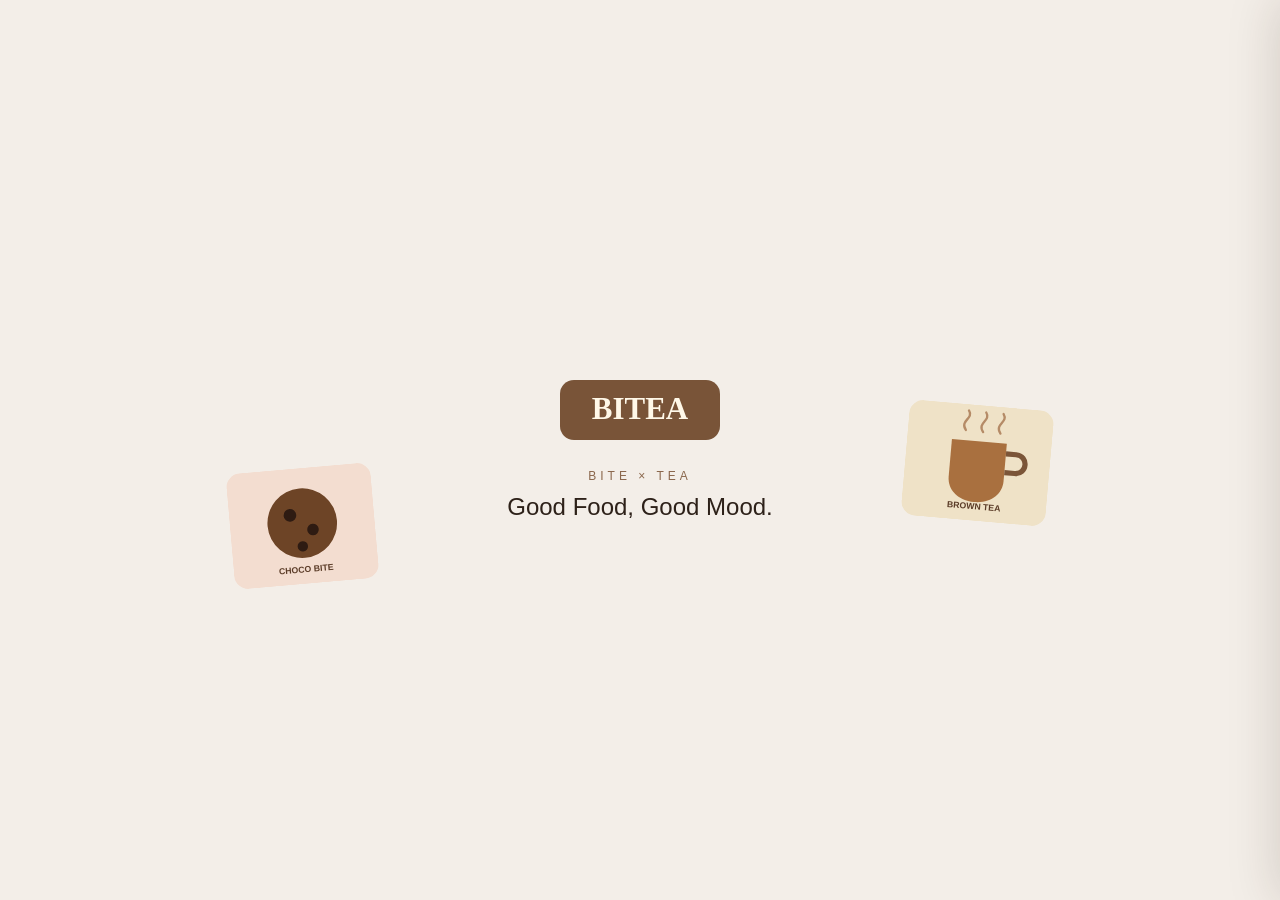
<file: website/customer/menu.html>
<!DOCTYPE html><html lang="id"><head><meta charset="UTF-8"><meta name="viewport" content="width=device-width,initial-scale=1.0"><meta http-equiv="refresh" content="0; url=02.menu/menu.html"><title>BITEA — Menu</title></head><body><p>Membuka menu BITEA...</p><script>window.location.replace("02.menu/menu.html");</script></body></html>
</file>
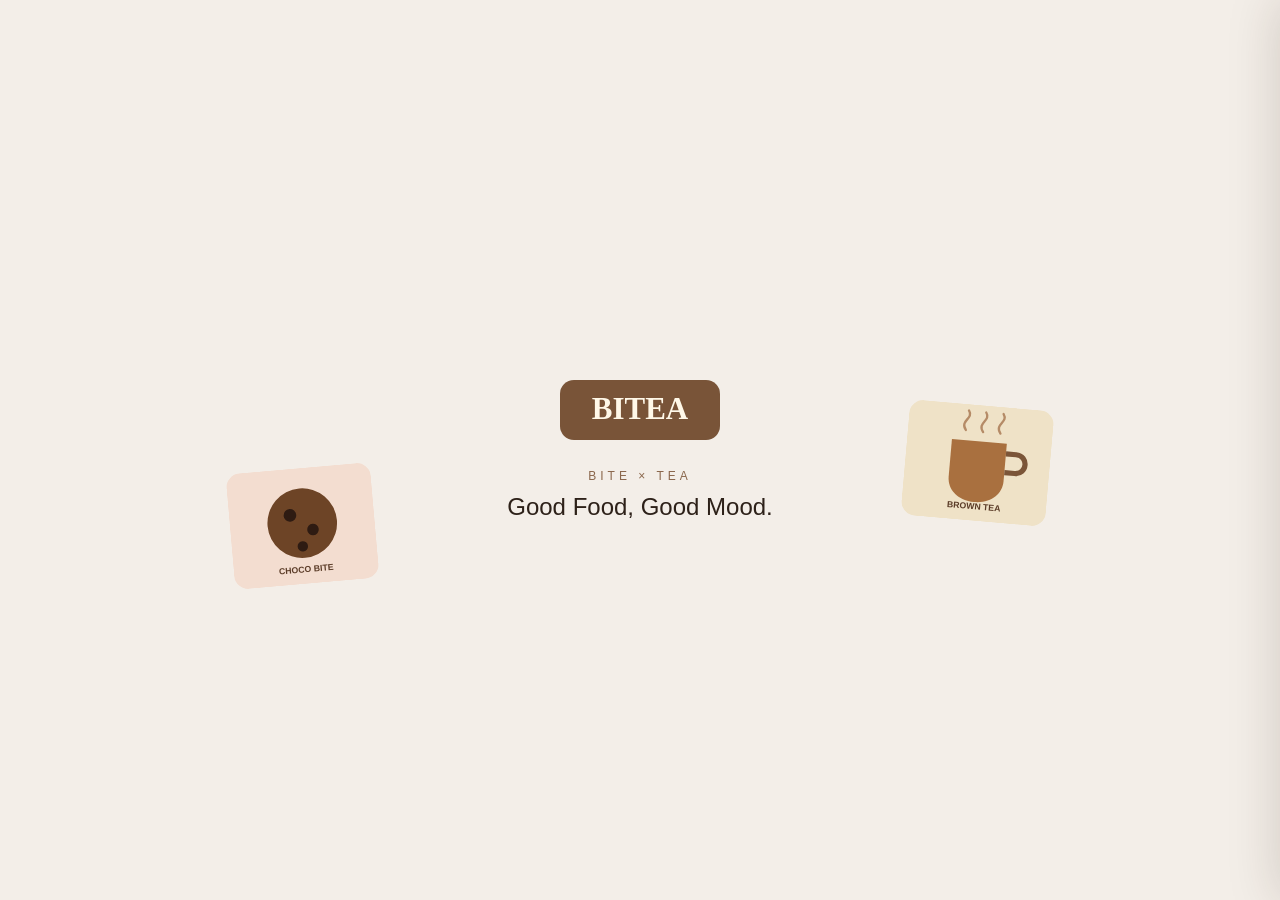
<file: website/customer/02.menu/menu.html>
<!DOCTYPE html>
<html lang="id">
<head>
  <meta charset="UTF-8">
  <meta name="viewport" content="width=device-width, initial-scale=1.0">
  <title>BITEA — Menu Produk</title>
  <link rel="preconnect" href="https://fonts.googleapis.com">
  <link rel="preconnect" href="https://fonts.gstatic.com" crossorigin>
  <link href="https://fonts.googleapis.com/css2?family=Playfair+Display:wght@700;800;900&display=swap" rel="stylesheet">
  <link rel="stylesheet" href="menu.css">
</head>
<body>
  <section id="intro" class="intro">
    <div class="intro-logo">
      <img src="assets/logo-bitea.svg" alt="BITEA">
    </div>
    <div class="intro-products">
      <img src="assets/choco-bite.svg" alt="Choco Bite" class="intro-product product-left">
      <img src="assets/brown-tea.svg" alt="Brown Tea" class="intro-product product-right">
    </div>
    <div class="intro-text">
      <p>BITE × TEA</p>
      <h1>Good Food, Good Mood.</h1>
    </div>
  </section>

  <main id="menuPage" class="menu-page">
    <header class="menu-header">
      <div>
        <p class="brand-mini">BITEA</p>
        <h1>Menu Produk</h1>
        <p>Pilih menu yang ingin kamu pesan.</p>
      </div>
      <button id="cartButton" class="cart-button" type="button">
        🛒 Keranjang <span id="cartCount">0</span>
      </button>
    </header>

    <section class="product-grid">
      <article class="product-card">
        <img src="assets/choco-bite.svg" alt="Choco Bite">
        <h2>Choco Bite</h2>
        <p>Makanan</p>
        <strong>Rp15.000</strong>
        <button class="add-button" type="button" data-name="Choco Bite" data-price="15000">+</button>
      </article>

      <article class="product-card">
        <img src="assets/brown-tea.svg" alt="Brown Tea">
        <h2>Brown Tea</h2>
        <p>Minuman</p>
        <strong>Rp10.000</strong>
        <button class="add-button" type="button" data-name="Brown Tea" data-price="10000">+</button>
      </article>
    </section>
  </main>

  <aside id="cartPanel" class="cart-panel" aria-hidden="true">
    <div class="cart-panel-header">
      <div>
        <small>Pesanan Kamu</small>
        <h2>Keranjang</h2>
      </div>
      <button id="cartClose" class="icon-button" type="button" aria-label="Tutup">×</button>
    </div>
    <div id="cartItems" class="cart-items"></div>
    <div class="cart-footer">
      <div class="cart-total"><span>Total</span><strong id="cartTotal">Rp0</strong></div>
      <button id="checkoutButton" class="checkout-button" type="button">Lanjut ke Checkout</button>
      <a href="../01.Homepage/index.html" class="back-link">← Kembali ke beranda</a>
    </div>
  </aside>
  <div id="cartBackdrop" class="cart-backdrop"></div>
  <div id="toast" class="toast" role="status" aria-live="polite"></div>

  <script src="intro.js"></script>
</body>
</html>
</file>
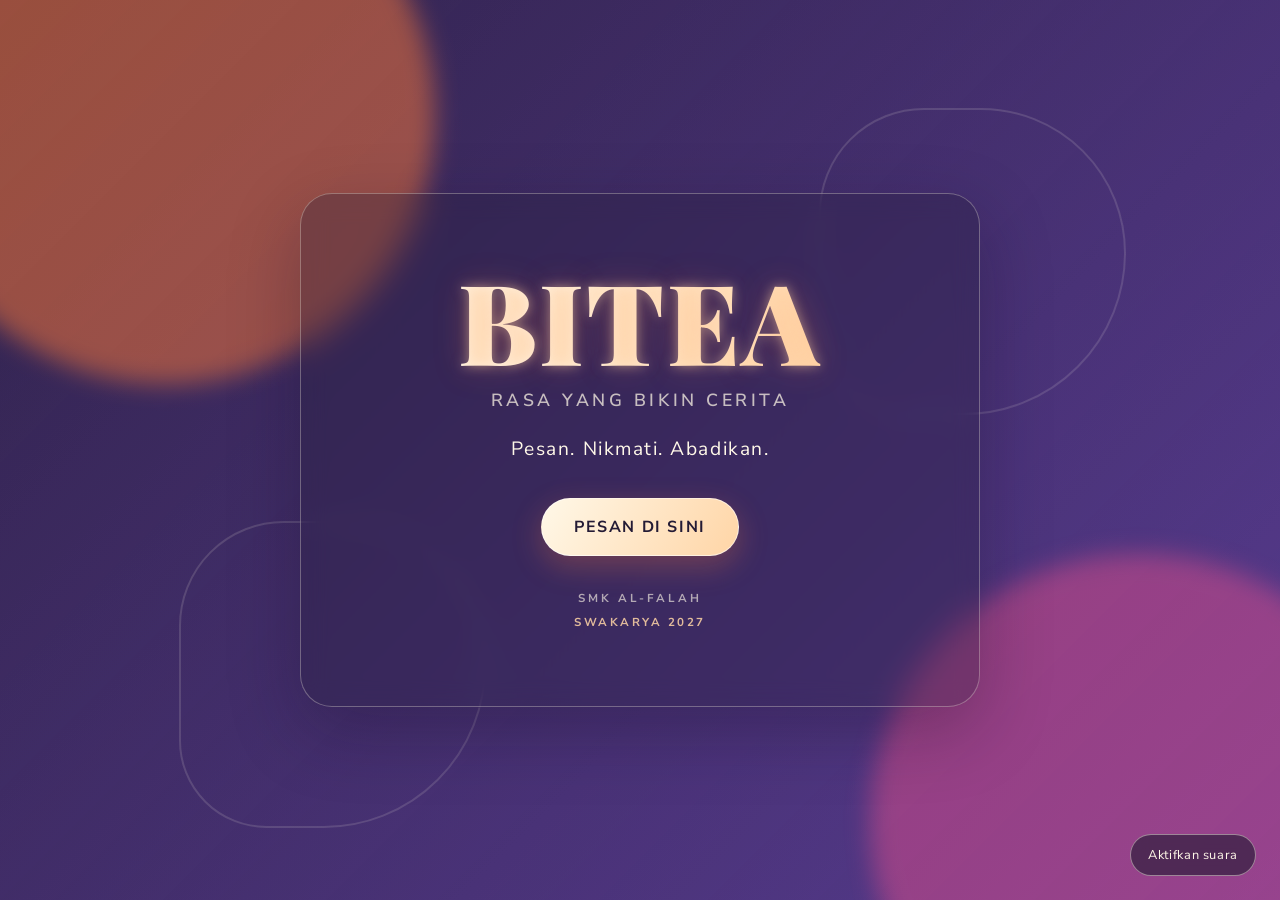
<file: website/customer/04.struk/receipt.html>
<!DOCTYPE html><html lang="id"><head><meta charset="UTF-8"><meta name="viewport" content="width=device-width,initial-scale=1.0"><title>Struk Digital — BITEA</title><link rel="stylesheet" href="receipt.css"></head><body><main class="receipt-page"><div class="success"><div class="success-icon">✓</div><h1 id="pageTitle">Pembayaran Berhasil</h1><p id="pageSubtitle">Terima kasih sudah membeli produk BITEA.</p></div><section class="receipt"><header class="receipt-header"><h2>BITEA</h2><p>SWAKARYA 2027</p></header><div class="order-info"><div><span>No. Pesanan</span><strong id="orderId">-</strong></div><div><span>Tanggal</span><strong id="orderDate">-</strong></div><div><span>Waktu</span><strong id="orderTime">-</strong></div></div><hr><div class="customer-info"><h3>Data Pembeli</h3><p><span>Nama</span><strong id="customerName">-</strong></p><p><span>Asal</span><strong id="customerOrigin">-</strong></p><p id="classRow"><span>Kelas</span><strong id="customerClass">-</strong></p></div><hr><div class="products"><h3>Pesanan</h3><div id="productList"></div></div><hr><div class="total"><span>Total</span><strong id="orderTotal">Rp0</strong></div><div class="payment-info"><p><span>Metode Pembayaran</span><strong id="paymentMethod">-</strong></p><p><span>Status</span><strong id="paymentStatus" class="paid">✓ PAID</strong></p></div><div class="receipt-footer"><p>Simpan struk ini sebagai bukti transaksi.</p><strong>BITEA • SWAKARYA 2027</strong></div></section><div class="actions"><button id="downloadButton" class="primary-button">Download / Simpan PDF</button><button id="printButton" class="secondary-button">Cetak Struk</button></div><div class="next-actions"><button id="ratingButton">⭐ Beri Rating</button><button id="homeButton">🏠 Kembali ke Menu</button></div></main><script src="receipt.js"></script></body></html>
</file>
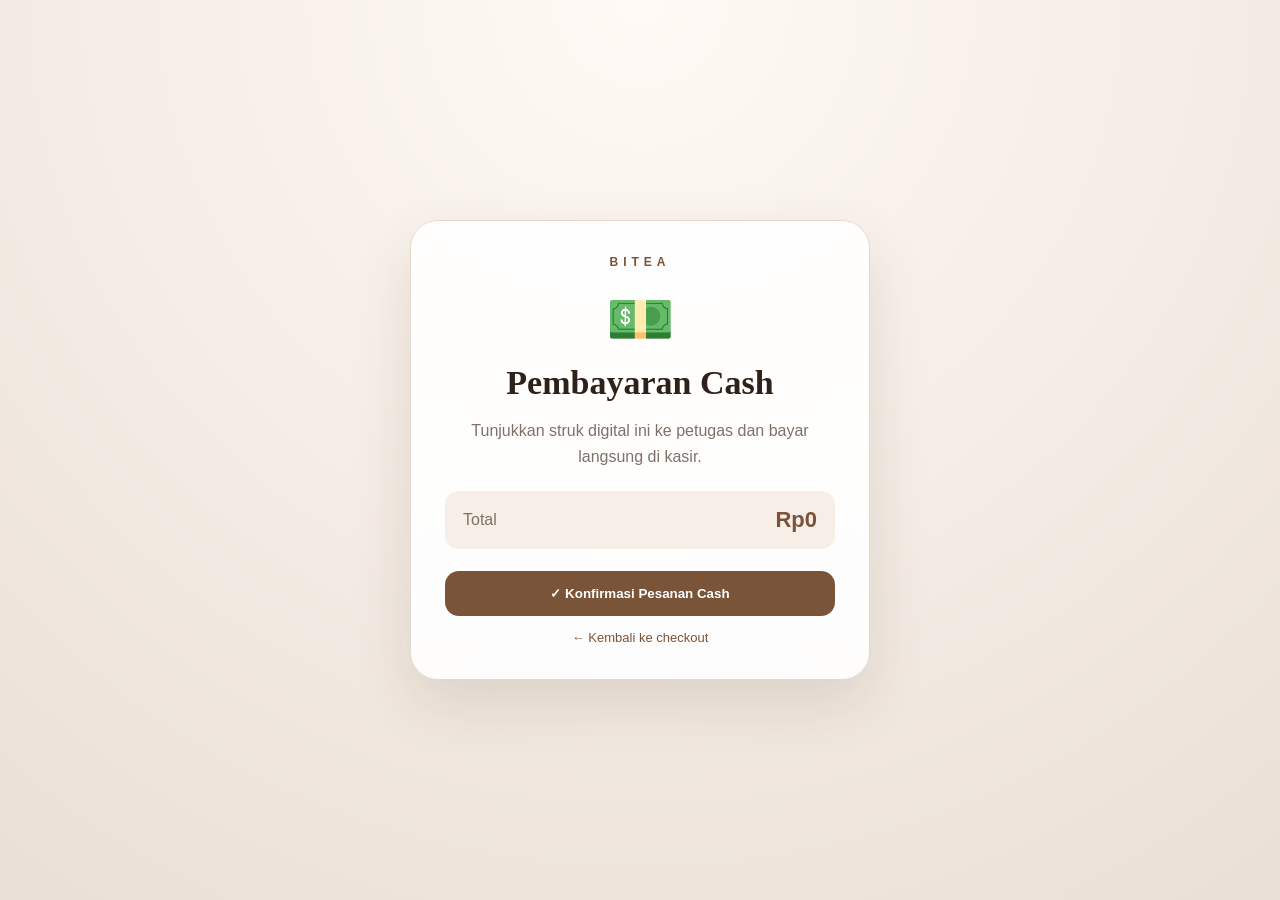
<file: website/customer/05.payment/cash.html>
<!DOCTYPE html><html lang="id"><head><meta charset="UTF-8"><meta name="viewport" content="width=device-width,initial-scale=1.0"><title>BITEA — Cash</title><link rel="stylesheet" href="payment.css"></head><body><main class="payment-page"><div class="payment-card-page"><div class="brand">BITEA</div><div class="cash-icon">💵</div><h1>Pembayaran Cash</h1><p class="subtitle">Tunjukkan struk digital ini ke petugas dan bayar langsung di kasir.</p><div class="amount"><span>Total</span><strong id="amount">Rp0</strong></div><button id="payButton" class="primary-button">✓ Konfirmasi Pesanan Cash</button><a class="secondary-link" href="../03.form/index.html">← Kembali ke checkout</a></div></main><script src="cash.js"></script></body></html>
</file>
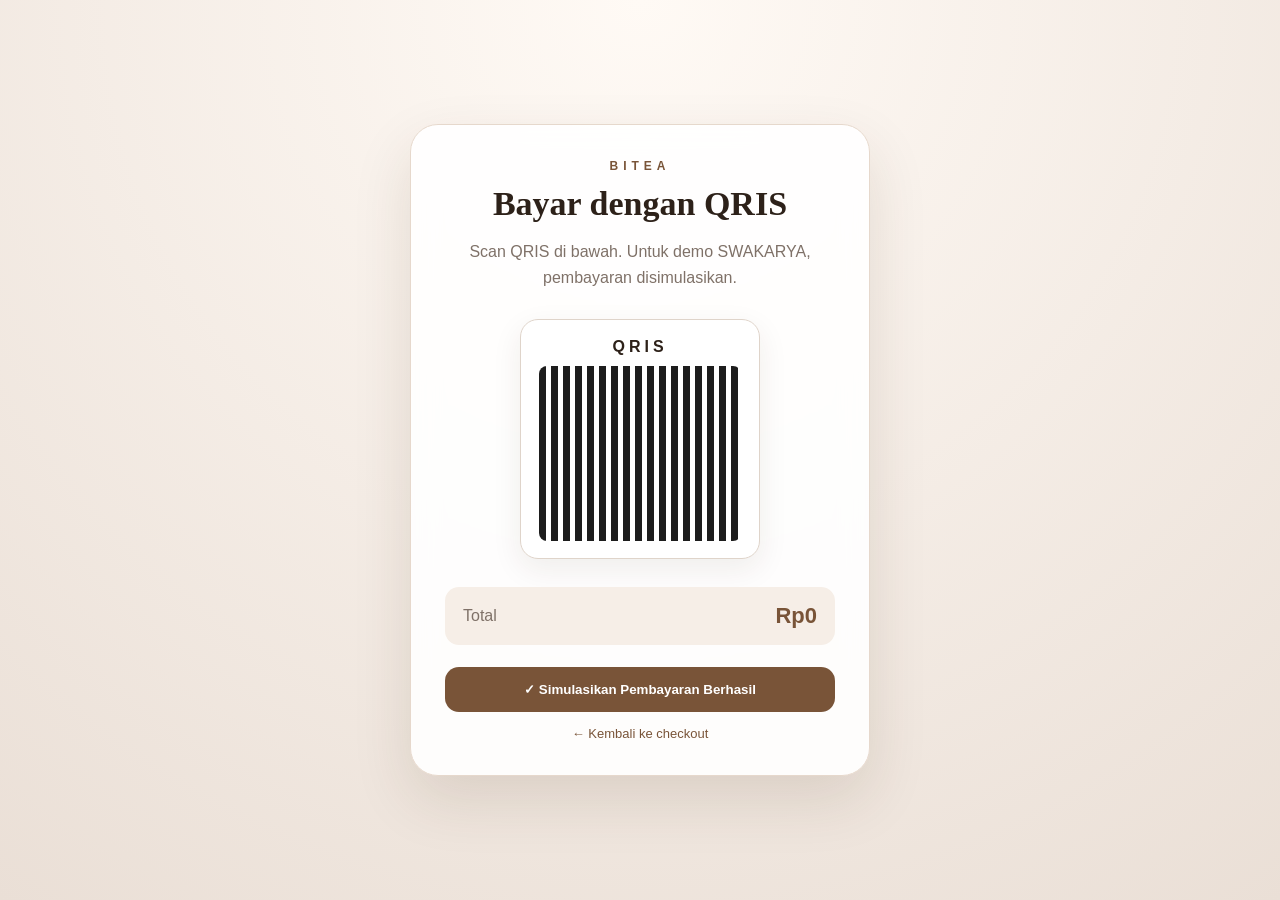
<file: website/customer/05.payment/qris.html>
<!DOCTYPE html><html lang="id"><head><meta charset="UTF-8"><meta name="viewport" content="width=device-width,initial-scale=1.0"><title>BITEA — QRIS</title><link rel="stylesheet" href="payment.css"></head><body><main class="payment-page"><div class="payment-card-page"><div class="brand">BITEA</div><h1>Bayar dengan QRIS</h1><p class="subtitle">Scan QRIS di bawah. Untuk demo SWAKARYA, pembayaran disimulasikan.</p><div class="fake-qr"><div class="qr-label">QRIS</div><div class="qr-grid"></div></div><div class="amount"><span>Total</span><strong id="amount">Rp0</strong></div><button id="payButton" class="primary-button">✓ Simulasikan Pembayaran Berhasil</button><a class="secondary-link" href="../03.form/index.html">← Kembali ke checkout</a></div></main><script src="qris.js"></script></body></html>
</file>
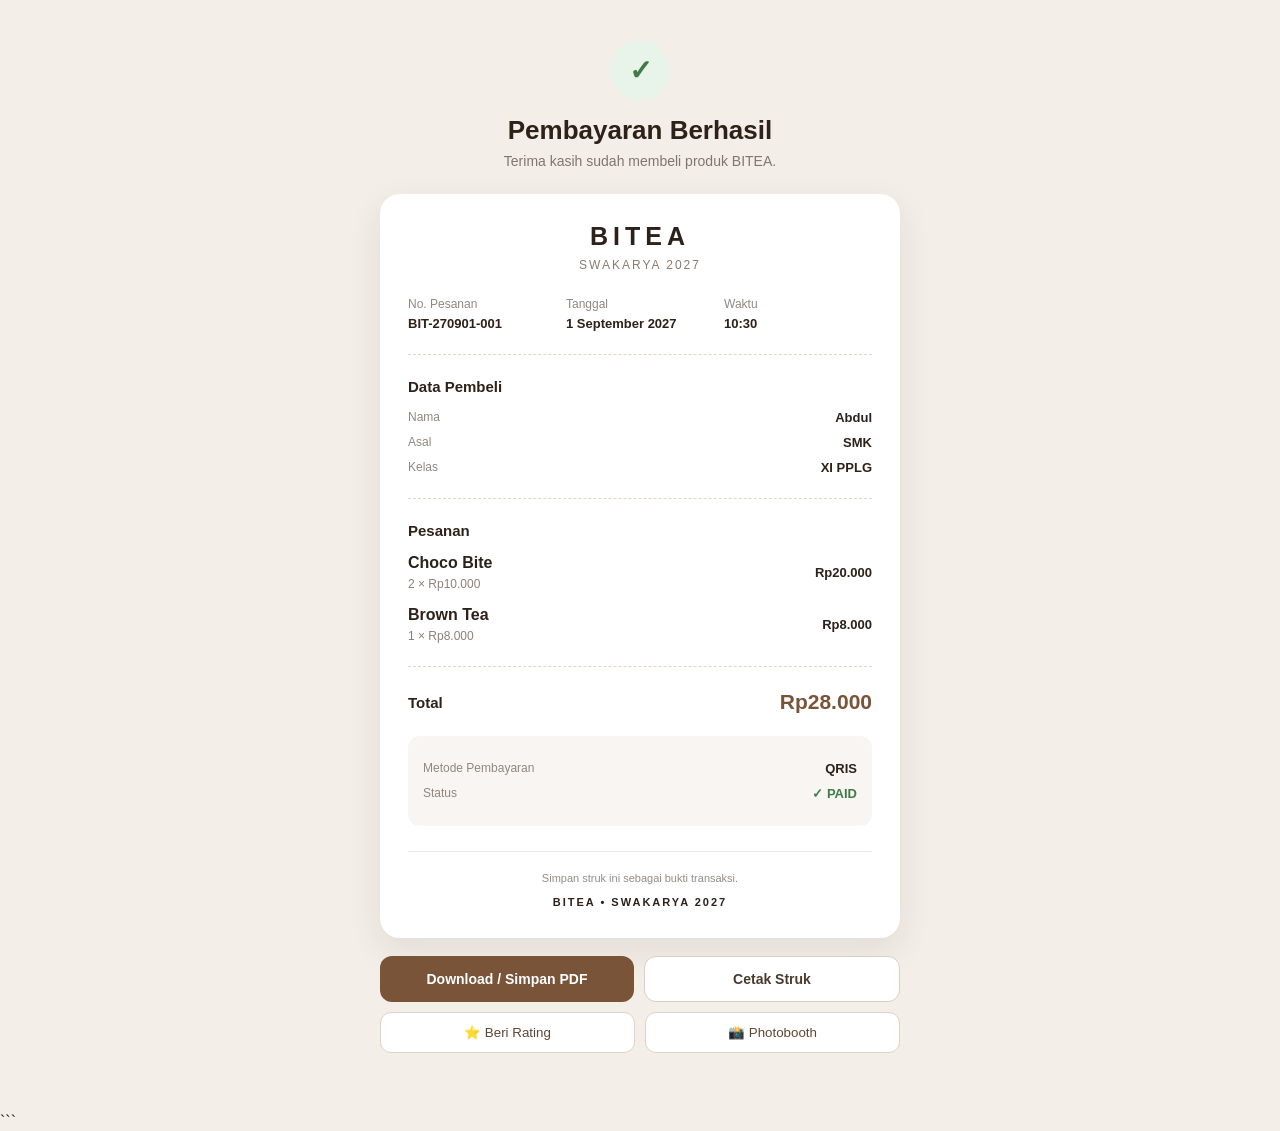
<file: SWAKARYA2027/KIK/WEBSITE/BITEA/Costumer/04.struk/receipt.html>
<!DOCTYPE html>
<html lang="id">

<head>
    <meta charset="UTF-8">
    <meta name="viewport" content="width=device-width, initial-scale=1.0">

    <title>Struk Digital — BITEA</title>

    <link rel="stylesheet" href="receipt.css">
</head>

<body>

    <main class="receipt-page">

        <!-- HEADER -->
        <div class="success">

            <div class="success-icon">
                ✓
            </div>

            <h1>Pembayaran Berhasil</h1>

            <p>
                Terima kasih sudah membeli produk BITEA.
            </p>

        </div>


        <!-- STRUK -->
        <section class="receipt">

            <header class="receipt-header">

                <h2>BITEA</h2>

                <p>
                    SWAKARYA 2027
                </p>

            </header>


            <!-- ORDER INFO -->
            <div class="order-info">

                <div>
                    <span>No. Pesanan</span>
                    <strong id="orderId">
                        BIT-270901-001
                    </strong>
                </div>

                <div>
                    <span>Tanggal</span>
                    <strong id="orderDate">
                        1 September 2027
                    </strong>
                </div>

                <div>
                    <span>Waktu</span>
                    <strong id="orderTime">
                        10:30
                    </strong>
                </div>

            </div>


            <hr>


            <!-- CUSTOMER -->
            <div class="customer-info">

                <h3>Data Pembeli</h3>

                <p>
                    <span>Nama</span>
                    <strong id="customerName">
                        Abdul
                    </strong>
                </p>

                <p>
                    <span>Asal</span>
                    <strong id="customerOrigin">
                        SMK
                    </strong>
                </p>

                <p>
                    <span>Kelas</span>
                    <strong id="customerClass">
                        XI PPLG
                    </strong>
                </p>

            </div>


            <hr>


            <!-- PRODUCTS -->
            <div class="products">

                <h3>Pesanan</h3>

                <div class="product">

                    <div>

                        <strong>
                            Choco Bite
                        </strong>

                        <small>
                            2 × Rp10.000
                        </small>

                    </div>

                    <strong>
                        Rp20.000
                    </strong>

                </div>


                <div class="product">

                    <div>

                        <strong>
                            Brown Tea
                        </strong>

                        <small>
                            1 × Rp8.000
                        </small>

                    </div>

                    <strong>
                        Rp8.000
                    </strong>

                </div>

            </div>


            <hr>


            <!-- TOTAL -->
            <div class="total">

                <span>
                    Total
                </span>

                <strong>
                    Rp28.000
                </strong>

            </div>


            <!-- PAYMENT -->
            <div class="payment-info">

                <p>
                    <span>Metode Pembayaran</span>
                    <strong id="paymentMethod">
                        QRIS
                    </strong>
                </p>

                <p>
                    <span>Status</span>

                    <strong class="paid">
                        ✓ PAID
                    </strong>

                </p>

            </div>


            <div class="receipt-footer">

                <p>
                    Simpan struk ini sebagai bukti transaksi.
                </p>

                <strong>
                    BITEA • SWAKARYA 2027
                </strong>

            </div>

        </section>


        <!-- BUTTON -->
        <div class="actions">

            <button
                id="downloadButton"
                class="primary-button">

                Download / Simpan PDF

            </button>


            <button
                id="printButton"
                class="secondary-button">

                Cetak Struk

            </button>

        </div>


        <!-- NEXT -->
        <div class="next-actions">

            <button>
                ⭐ Beri Rating
            </button>

            <button>
                📸 Photobooth
            </button>

        </div>

    </main>


    <script src="receipt.js"></script>

</body>

</html>
```
</file>
<file: website/admin/style.css>
/* =========================
   RESET
========================= */

* {
    margin: 0;
    padding: 0;
    box-sizing: border-box;
}


body {
    font-family:
        "DM Sans",
        sans-serif;

    background:
        #f7f2ec;

    color:
        #241912;
}


/* =========================
   SIDEBAR
========================= */

.sidebar {
    position: fixed;
    top: 0;
    left: 0;

    width: 255px;
    height: 100vh;

    display: flex;
    flex-direction: column;

    padding: 30px 20px;

    background:
        linear-gradient(
            180deg,
            #21140c,
            #302016
        );

    color: #ffffff;

    z-index: 1000;
}


.sidebar-logo {
    text-align: center;

    margin-bottom: 35px;
}


.logo-mark {
    font-family:
        "Playfair Display",
        serif;

    font-size: 38px;
    letter-spacing: 2px;
}


.sidebar-logo span {
    display: block;

    margin-top: 4px;

    font-size: 11px;
    letter-spacing: 2px;

    opacity: 0.85;
}


/* =========================
   NAVIGATION
========================= */

.sidebar-nav {
    display: flex;
    flex-direction: column;

    gap: 7px;
}


.nav-item {
    display: flex;
    align-items: center;

    gap: 15px;

    padding: 13px 16px;

    border-radius: 12px;

    color: #eee5dd;

    text-decoration: none;

    font-size: 15px;
    font-weight: 500;

    transition:
        0.2s ease;
}


.nav-item:hover {
    background:
        rgba(255, 255, 255, 0.08);
}


.nav-item.active {
    background:
        #76502f;

    color:
        #ffffff;
}


.nav-icon {
    width: 22px;

    text-align: center;

    font-size: 21px;
}


/* =========================
   SIDEBAR DECORATION
========================= */

.sidebar-decoration {
    margin-top: auto;

    min-height: 190px;

    padding: 22px;

    border:
        1px solid
        rgba(255, 255, 255, 0.15);

    border-radius: 15px;

    background:
        linear-gradient(
            145deg,
            rgba(130, 82, 40, 0.35),
            rgba(30, 18, 10, 0.7)
        );

    overflow: hidden;
}


.decoration-brand {
    font-family:
        "Playfair Display",
        serif;

    font-size: 22px;
}


.sidebar-decoration p {
    margin-top: 7px;

    font-size: 13px;

    line-height: 1.5;
}


.decoration-cup {
    margin-top: 5px;

    text-align: right;

    font-size: 75px;
}


/* =========================
   LOGOUT
========================= */

.logout-button {
    width: 100%;

    margin-top: 20px;

    padding: 14px;

    border:
        1px solid
        rgba(255, 255, 255, 0.15);

    border-radius: 12px;

    background:
        transparent;

    color: #ffffff;

    font-family: inherit;

    font-size: 14px;

    cursor: pointer;

    transition: 0.2s;
}


.logout-button:hover {
    background:
        rgba(255, 255, 255, 0.08);
}


.logout-button span {
    margin-right: 10px;
}


/* =========================
   MAIN
========================= */

.main-content {
    margin-left: 255px;

    min-height: 100vh;

    padding:
        38px 40px;
}


/* =========================
   HEADER
========================= */

.dashboard-header {
    display: flex;

    align-items: center;
    justify-content: space-between;

    margin-bottom: 28px;
}


.dashboard-header h1 {
    font-size: 31px;

    font-weight: 700;
}


.dashboard-header p {
    margin-top: 5px;

    color: #75685f;

    font-size: 15px;
}


.header-info {
    display: flex;
    align-items: center;

    gap: 20px;

    padding:
        13px 20px;

    border:
        1px solid
        #e4dcd4;

    border-radius: 14px;

    background:
        rgba(255, 255, 255, 0.75);
}


.header-info-item {
    display: flex;
    align-items: center;

    gap: 10px;

    font-size: 14px;
}


.header-info-item span {
    font-size: 21px;

    color:
        #76502f;
}


.header-divider {
    width: 1px;
    height: 30px;

    background:
        #ded5cc;
}


/* =========================
   CARD
========================= */

.card {
    border:
        1px solid
        #e7ded6;

    border-radius: 20px;

    background:
        rgba(255, 255, 255, 0.86);

    box-shadow:
        0 8px 30px
        rgba(71, 47, 30, 0.06);

    overflow: hidden;
}


.card-header {
    display: flex;

    align-items: center;
    justify-content: space-between;

    padding:
        24px 27px;

    border-bottom:
        1px solid
        #eee6df;
}


.card-header h2 {
    font-size: 17px;

    font-weight: 700;

    text-transform: none;
}


.card-header p {
    margin-top: 4px;

    color:
        #91857d;

    font-size: 12px;
}


.text-button {
    border: none;

    background: transparent;

    color:
        #76502f;

    font-family: inherit;

    font-size: 12px;

    cursor: pointer;
}


/* =========================
   TOP GRID
========================= */

.top-grid {
    display: grid;

    grid-template-columns:
        0.95fr
        1.75fr;

    gap: 20px;

    margin-bottom: 20px;
}


.product-control-card {
    grid-column: 1 / -1;
    grid-row: 1;
}


.best-menu-card {
    grid-column: 1;
    grid-row: 2;
}


.summary-card {
    grid-column: 2;
    grid-row: 2;
}


/* =========================
   MENU TERLARIS
========================= */

.best-menu-list {
    padding:
        5px 27px 15px;
}


.best-menu-item {
    display: grid;

    grid-template-columns:
        32px
        60px
        1fr;

    align-items: center;

    gap: 12px;

    padding: 15px 0;

    border-bottom:
        1px solid
        #eee7e0;
}


.best-menu-item:last-child {
    border-bottom: none;
}


.rank {
    width: 26px;
    height: 26px;

    display: flex;
    align-items: center;
    justify-content: center;

    border-radius: 7px;

    background:
        #f3ede7;

    font-size: 12px;
    font-weight: 600;

    color:
        #725139;
}


.rank-one {
    background:
        #f2c66b;

    color:
        #ffffff;
}


.product-image {
    width: 60px;
    height: 60px;

    overflow: hidden;

    border-radius: 11px;

    background:
        #f1e8df;
}


.product-image img {
    width: 100%;
    height: 100%;

    object-fit: cover;
}


.product-info strong {
    display: block;

    font-size: 14px;
}


.product-meta {
    display: flex;

    justify-content: space-between;

    margin-top: 7px;

    color:
        #84776e;

    font-size: 11px;
}


.progress {
    width: 100%;
    height: 6px;

    margin-top: 6px;

    overflow: hidden;

    border-radius: 20px;

    background:
        #eee9e4;
}


.progress-fill {
    height: 100%;

    border-radius: 20px;

    background:
        #795033;
}


/* =========================
   RINGKASAN
========================= */

.summary-card {
    min-width: 0;
}


.summary-kpis {
    display: grid;

    grid-template-columns:
        repeat(4, 1fr);

    padding:
        22px 27px;
}


.summary-kpi {
    padding:
        5px 20px;

    border-right:
        1px solid
        #eee7df;
}


.summary-kpi:first-child {
    padding-left: 0;
}


.summary-kpi:last-child {
    border-right: none;
}


.kpi-icon {
    width: 43px;
    height: 43px;

    display: flex;
    align-items: center;
    justify-content: center;

    margin-bottom: 9px;

    border-radius: 50%;

    background:
        #f3e7d9;

    color:
        #76502f;

    font-size: 12px;
    font-weight: 700;
}


.summary-kpi span {
    display: block;

    color:
        #766a62;

    font-size: 11px;
}


.summary-kpi strong {
    display: block;

    margin-top: 5px;

    font-size: 21px;
}


.summary-kpi small {
    display: block;

    margin-top: 5px;

    color:
        #32873e;

    font-size: 10px;
}


/* =========================
   PAYMENT
========================= */

.payment-summary {
    display: grid;

    grid-template-columns:
        1fr 1fr;

    border-top:
        1px solid
        #eee7df;
}


.payment-item {
    display: flex;

    align-items: center;

    gap: 14px;

    padding:
        19px 27px;
}


.payment-item:first-child {
    border-right:
        1px solid
        #eee7df;
}


.payment-icon {
    width: 45px;
    height: 45px;

    display: flex;
    align-items: center;
    justify-content: center;

    border-radius: 12px;

    font-size: 11px;
    font-weight: 700;
}


.payment-icon.cash {
    background:
        #e8f1e3;

    color:
        #398541;
}


.payment-icon.qris {
    background:
        #e7edf8;

    color:
        #365b9b;
}


.payment-item span {
    display: block;

    color:
        #786d65;

    font-size: 11px;
}


.payment-item strong {
    margin-right: 5px;

    font-size: 20px;
}


/* =========================
   BOTTOM GRID
========================= */

.bottom-grid {
    display: grid;

    grid-template-columns:
        1.15fr
        1fr
        1.1fr;

    gap: 20px;
}


/* =========================
   RATING
========================= */

.rating-overview {
    display: flex;

    align-items: center;

    gap: 16px;

    padding:
        22px 27px;

    border-bottom:
        1px solid
        #eee7df;
}


.rating-score {
    font-size: 39px;

    font-weight: 700;
}


.stars {
    color:
        #f1a329;

    letter-spacing: 2px;

    font-size: 16px;
}


.rating-overview span {
    color:
        #8b7e75;

    font-size: 11px;
}


.review-list {
    padding:
        5px 27px 12px;
}


.review-item {
    display: flex;

    align-items: center;

    gap: 10px;

    padding: 12px 0;

    border-bottom:
        1px solid
        #eee7df;
}


.review-item:last-child {
    border-bottom: none;
}


.avatar {
    width: 35px;
    height: 35px;

    display: flex;
    align-items: center;
    justify-content: center;

    flex-shrink: 0;

    border-radius: 50%;

    background:
        #eee5dc;

    color:
        #795033;

    font-weight: 700;

    font-size: 12px;
}


.review-content {
    min-width: 0;

    flex: 1;
}


.review-content strong {
    display: block;

    font-size: 12px;
}


.review-content p {
    margin-top: 3px;

    overflow: hidden;

    color:
        #8b7e75;

    font-size: 10px;

    white-space: nowrap;

    text-overflow: ellipsis;
}


.review-stars {
    color:
        #efa02a;

    font-size: 10px;

    letter-spacing: 1px;
}


/* =========================
   FEEDBACK
========================= */


/* =========================
   RIWAYAT PEMBELIAN
========================= */

.history-card {
    min-height: 0;
}

.history-list {
    padding: 10px 20px 16px;
}

.history-item {
    display: grid;
    grid-template-columns: 1fr 1fr 1fr 110px 140px;
    align-items: center;
    gap: 12px;
    padding: 12px 0;
    border-bottom: 1px solid #eee7df;
    font-size: 13px;
}

.history-item:last-child {
    border-bottom: none;
}

.order-id {
    color: #76502f;
    font-weight: 700;
}

.customer {
    color: #766a62;
}

.total {
    font-weight: 700;
}

.status {
    padding: 6px 10px;
    border-radius: 8px;
    text-align: center;
    font-size: 12px;
}

.status.delivered {
    background: #e4f1e2;
    color: #2f7b3a;
}

.status.pending {
    background: #fff5d9;
    color: #b48312;
}

.status.cancelled {
    background: #fde7e5;
    color: #b33d2a;
}

.date {
    color: #8b7e75;
    font-size: 12px;
}

/* responsive: stack columns on smaller widths */
@media (max-width: 1150px) {
    .history-item {
        grid-template-columns: 1fr 1fr 1fr 100px 120px;
        font-size: 12px;
    }
}

@media (max-width: 800px) {
    .history-item {
        grid-template-columns: 1fr 1fr;
        grid-auto-rows: auto;
        gap: 8px;
        padding: 10px 0;
    }

    .history-item > .order-id,
    .history-item > .customer {
        grid-column: 1 / -1;
    }

    .history-item > .total,
    .history-item > .status,
    .history-item > .date {
        grid-column: auto;
    }
}

.feedback-list {
    padding:
        5px 27px 12px;
}


.feedback-item {
    display: flex;

    align-items: center;

    gap: 10px;

    padding: 12px 0;

    border-bottom:
        1px solid
        #eee7df;
}


.feedback-item:last-child {
    border-bottom: none;
}


.feedback-icon {
    width: 34px;
    height: 34px;

    display: flex;
    align-items: center;
    justify-content: center;

    flex-shrink: 0;

    border-radius: 10px;

    font-weight: 700;
}


.feedback-icon.positive {
    background:
        #e4f1e2;

    color:
        #3e8c49;
}


.feedback-icon.suggestion {
    background:
        #fff0d7;

    color:
        #d68b22;
}


.feedback-icon.comment {
    background:
        #e5edf8;

    color:
        #42649a;
}


.feedback-icon.complaint {
    background:
        #f8e5e1;

    color:
        #bd5c4c;
}


.feedback-content {
    flex: 1;

    min-width: 0;
}


.feedback-content strong {
    display: block;

    font-size: 11px;
}


.feedback-content p {
    margin-top: 3px;

    color:
        #8b7e75;

    font-size: 10px;
}


.feedback-label {
    padding:
        4px 7px;

    border-radius: 6px;

    background:
        #f0ebe6;

    color:
        #76502f;

    font-size: 9px;
}


/* =========================
   KONTROL PRODUK
========================= */

.control-list {
    display: flex;
    flex-wrap: wrap;
    gap: 12px;
    padding: 5px 27px 12px;
}


.control-item {
    flex: 1 1 calc(25% - 12px);
    display: flex;
    align-items: center;
    gap: 10px;
    padding: 12px 0;
    border: 1px solid #eee7df;
    border-radius: 11px;
    padding-left: 12px;
    padding-right: 12px;
    background: #fffdfb;
    box-sizing: border-box;
}


.control-item:last-child {
    border-bottom:
        1px solid
        #eee7df;
}


.control-product {
    display: flex;

    align-items: center;

    gap: 10px;

    flex: 1;

    min-width: 0;
}


.mini-product {
    width: 42px;
    height: 42px;

    overflow: hidden;

    border-radius: 9px;

    background:
        #f0e7df;
}


.mini-product img {
    width: 100%;
    height: 100%;

    object-fit: cover;
}


.control-product strong {
    font-size: 12px;
}


.available,
.unavailable {
    padding:
        5px 8px;

    border-radius: 6px;

    font-size: 9px;
}


.available {
    background:
        #e4f1e2;

    color:
        #408747;
}


.unavailable {
    background:
        #fae2de;

    color:
        #ba5b4c;
}


/* =========================
   SWITCH
========================= */

.switch {
    position: relative;

    width: 38px;
    height: 21px;

    flex-shrink: 0;
}


.switch input {
    opacity: 0;

    width: 0;
    height: 0;
}


.slider {
    position: absolute;

    inset: 0;

    border-radius: 30px;

    background:
        #d8d4d1;

    cursor: pointer;

    transition: 0.2s;
}


.slider::before {
    content: "";

    position: absolute;

    width: 15px;
    height: 15px;

    left: 3px;
    top: 3px;

    border-radius: 50%;

    background:
        #ffffff;

    transition: 0.2s;
}


.switch input:checked + .slider {
    background:
        #439b55;
}


.switch input:checked + .slider::before {
    transform:
        translateX(17px);
}


/* =========================
   MOTIVATION
========================= */

.motivation-banner {
    display: flex;

    align-items: center;
    justify-content: space-between;

    margin-top: 20px;

    padding:
        20px 30px;

    border:
        1px solid
        #eadfd4;

    border-radius: 18px;

    background:
        linear-gradient(
            90deg,
            #f5e9dc,
            #fffaf5
        );
}


.motivation-banner span {
    color:
        #8b5a32;

    font-size: 12px;

    font-weight: 700;

    letter-spacing: 2px;
}


.motivation-banner h3 {
    margin-top: 4px;

    font-family:
        "Playfair Display",
        serif;

    font-size: 20px;
}


.motivation-banner p {
    margin-top: 4px;

    color:
        #7e7168;

    font-size: 11px;
}


.banner-icon {
    width: 60px;
    height: 60px;

    display: flex;
    align-items: center;
    justify-content: center;

    border-radius: 50%;

    background:
        #f0dfcd;

    font-size: 30px;
}


/* =========================
   TABLET
========================= */

@media (max-width: 1150px) {

    .sidebar {
        width: 220px;
    }

    .main-content {
        margin-left: 220px;

        padding:
            28px;
    }


    .top-grid {
        grid-template-columns:
            1fr;
    }


    .top-grid > .card {
        grid-column: 1;
        grid-row: auto;
    }


    /* control-list uses flex; adjust item basis for two columns */
    .control-item {
        flex: 1 1 calc(50% - 12px);
    }


    .bottom-grid {
        grid-template-columns:
            1fr 1fr;
    }

}


/* =========================
   MOBILE
========================= */

@media (max-width: 800px) {

    .sidebar {
        position: relative;

        width: 100%;
        height: auto;

        padding: 20px;
    }


    .sidebar-nav {
        display: grid;

        grid-template-columns:
            repeat(2, 1fr);
    }


    .sidebar-decoration {
        display: none;
    }


    .logout-button {
        margin-top: 15px;
    }


    .main-content {
        margin-left: 0;

        padding: 20px;
    }


    .dashboard-header {
        align-items: flex-start;

        flex-direction: column;

        gap: 18px;
    }


    .header-info {
        width: 100%;

        justify-content: space-between;
    }


    .summary-kpis {
        grid-template-columns:
            repeat(2, 1fr);

        gap: 15px;
    }


    .summary-kpi {
        border-right: none;

        padding: 5px;
    }


    .payment-summary {
        grid-template-columns:
            1fr;
    }


    .payment-item:first-child {
        border-right: none;

        border-bottom:
            1px solid
            #eee7df;
    }


    .bottom-grid {
        grid-template-columns:
            1fr;
    }

    /* control items full-width on small screens */
    .control-item {
        flex: 1 1 100%;
    }

}


/* =========================
   SMALL MOBILE
========================= */

@media (max-width: 500px) {

    .sidebar-nav {
        grid-template-columns:
            1fr;
    }


    .summary-kpis {
        grid-template-columns:
            1fr;
    }


    .control-list {
        grid-template-columns:
            1fr;
    }


    .best-menu-item {
        grid-template-columns:
            28px
            52px
            1fr;
    }


    .product-image {
        width: 52px;
        height: 52px;
    }


    .header-info {
        flex-direction: column;

        align-items: flex-start;
    }


    .header-divider {
        display: none;
    }

}
</file>
<file: website/customer/03.form/style.css>
﻿* {
    box-sizing: border-box;
}

body {
    margin: 0;
    font-family:
        Arial,
        Helvetica,
        sans-serif;
    background:
        #f3eee8;
    color:
        #2d2119;
}

/* =========================
   CHECKOUT
========================= */

.checkout-container {
    width:
        min(92%, 720px);
    margin:
        50px auto;
    padding-bottom:
        50px;
}

.checkout-header {
    margin-bottom:
        25px;
}

.brand {
    color:
        #795438;
    font-weight:
        800;
    letter-spacing:
        4px;
    margin-bottom:
        10px;
}

.checkout-header h1 {
    margin:
        0;
    font-size:
        38px;
}

.checkout-header > p:last-child {
    color:
        #81756d;
    margin-top:
        8px;
}

/* =========================
   KARTU
========================= */

.checkout-card {
    background:
        #ffffff;
    border:
        1px solid #e5ddd5;
    border-radius:
        22px;
    padding:
        25px;
    margin-bottom:
        18px;
    box-shadow:
        0 8px 30px
        rgba(70, 45, 25, 0.06);
}

/* =========================
   JUDUL BAGIAN
========================= */

.section-title {
    display:
        flex;
    align-items:
        center;
    gap:
        13px;
    margin-bottom:
        24px;
}

.section-title > span {
    display:
        flex;
    align-items:
        center;
    justify-content:
        center;
    width:
        38px;
    height:
        38px;
    border-radius:
        50%;
    background:
        #eee2d6;
    color:
        #795438;
    font-weight:
        bold;
}

.section-title h2 {
    margin:
        0;
    font-size:
        19px;
}

.section-title p {
    margin:
        4px 0 0;
    color:
        #91867e;
    font-size:
        13px;
}

/* =========================
   FORM
========================= */

.form-group {
    margin-bottom:
        20px;
}

.form-group label {
    display:
        block;
    margin-bottom:
        8px;
    font-size:
        14px;
    font-weight:
        700;
}

.form-group label span {
    color:
        #a29891;
    font-weight:
        normal;
}

input,
select {
    width:
        100%;
    padding:
        14px 15px;
    border:
        1px solid #ddd3ca;
    border-radius:
        12px;
    outline:
        none;
    background:
        #ffffff;
    font-size:
        15px;
    color:
        #2d2119;
    transition:
        0.2s;
}

input:focus,
select:focus {
    border-color:
        #795438;
    box-shadow:
        0 0 0 3px
        rgba(121, 84, 56, 0.08);
}

/* =========================
   JENIS PELANGGAN
========================= */

.customer-type {
    display:
        flex;
    gap:
        10px;
}

.type-btn {
    flex:
        1;
    padding:
        14px;
    border:
        1px solid #ddd3ca;
    border-radius:
        12px;
    background:
        #ffffff;
    cursor:
        pointer;
    font-weight:
        700;
    color:
        #4b3a2d;
    transition:
        0.2s;
}

.type-btn:hover {
    border-color:
        #795438;
}

.type-btn.active {
    background:
        #eee2d6;
    border-color:
        #795438;
    color:
        #634329;
}

/* =========================
   TERSEMBUNYI
========================= */

.hidden {
    display:
        none;
}

/* =========================
   CUSTOM DROPDOWN KELAS
========================= */

.custom-dropdown {
    position:
        relative;
    width:
        100%;
}

.dropdown-button {
    width:
        100%;
    display:
        flex;
    align-items:
        center;
    justify-content:
        space-between;
    padding:
        14px 15px;
    border:
        1px solid #ddd3ca;
    border-radius:
        12px;
    background:
        #ffffff;
    color:
        #2d2119;
    font-size:
        15px;
    cursor:
        pointer;
    transition:
        0.2s;
}

.dropdown-button:hover {
    border-color:
        #795438;
}

.custom-dropdown.open .dropdown-button {
    border-color:
        #795438;
    box-shadow:
        0 0 0 3px
        rgba(121, 84, 56, 0.08);
}

.dropdown-arrow {
    color:
        #795438;
    font-size:
        18px;
    transition:
        0.2s;
}

.custom-dropdown.open .dropdown-arrow {
    transform:
        rotate(180deg);
}

/* =========================
   MENU DROPDOWN
========================= */

.dropdown-menu {
    position:
        absolute;
    top:
        calc(100% + 8px);
    left:
        0;
    width:
        100%;
    padding:
        8px;
    background:
        #ffffff;
    border:
        1px solid #e3d9d0;
    border-radius:
        16px;
    box-shadow:
        0 15px 40px
        rgba(50, 35, 25, 0.12);
    opacity:
        0;
    visibility:
        hidden;
    transform:
        translateY(-8px);
    transition:
        0.2s ease;
    z-index:
        100;
}

.custom-dropdown.open .dropdown-menu {
    opacity:
        1;
    visibility:
        visible;
    transform:
        translateY(0);
}

/* =========================
   PENCARIAN KELAS
========================= */

.dropdown-search {
    padding:
        4px;
    margin-bottom:
        5px;
}

.dropdown-search input {
    width:
        100%;
    padding:
        11px 13px;
    border:
        1px solid #e1d8d0;
    border-radius:
        10px;
    font-size:
        14px;
}

.dropdown-search input:focus {
    border-color:
        #795438;
    box-shadow:
        none;
}

/* =========================
   DAFTAR KELAS
========================= */

.class-options {
    max-height:
        230px;
    overflow-y:
        auto;
    padding:
        2px;
}

.class-options::-webkit-scrollbar {
    width:
        5px;
}

.class-options::-webkit-scrollbar-thumb {
    background:
        #d4c5b8;
    border-radius:
        10px;
}

.class-group-title {
    padding:
        10px 11px 6px;
    color:
        #9a8d83;
    font-size:
        11px;
    font-weight:
        800;
    letter-spacing:
        1px;
    text-transform:
        uppercase;
}

.class-option {
    width:
        100%;
    display:
        block;
    padding:
        11px 12px;
    border:
        none;
    border-radius:
        10px;
    background:
        transparent;
    color:
        #3d2e23;
    text-align:
        left;
    font-size:
        14px;
    cursor:
        pointer;
    transition:
        0.15s;
}

.class-option:hover {
    background:
        #f3eee8;
    color:
        #795438;
}

.class-option.selected {
    background:
        #eee2d6;
    color:
        #795438;
    font-weight:
        700;
}

.no-class-result {
    padding:
        20px 10px;
    text-align:
        center;
    color:
        #9a8d83;
    font-size:
        13px;
}

/* =========================
   PESANAN
========================= */

.order-item {
    display:
        flex;
    justify-content:
        space-between;
    align-items:
        center;
    padding:
        14px 0;
    border-bottom:
        1px solid #eee7e1;
}

.order-item small {
    margin-left:
        7px;
    color:
        #8d8178;
}

.order-total {
    display:
        flex;
    justify-content:
        space-between;
    margin-top:
        18px;
    font-size:
        18px;
}

.order-total strong {
    color:
        #795438;
}

/* =========================
   PEMBAYARAN
========================= */

.payment-options {
    display:
        flex;
    flex-direction:
        row;
    gap:
        14px;
    width:
        100%;
}

/* =========================
   KARTU PEMBAYARAN
========================= */

.payment-card {
    flex:
        1;
    min-height:
        120px;
    display:
        flex;
    align-items:
        center;
    gap:
        14px;
    text-align:
        left;
    padding:
        18px;
    border:
        2px solid #e1d8d0;
    border-radius:
        16px;
    background:
        #ffffff;
    cursor:
        pointer;
    transition:
        0.2s;
}

.payment-card:hover {
    transform:
        translateY(-2px);
    border-color:
        #795438;
}

.payment-card.active {
    background:
        #eee2d6;
    border-color:
        #795438;
}

.payment-card strong {
    font-size:
        17px;
}

.payment-card p {
    margin:
        5px 0 0;
    color:
        #8c8178;
    font-size:
        13px;
}

/* =========================
   IKON PEMBAYARAN
========================= */

.payment-icon {
    width:
        55px;
    height:
        55px;
    flex-shrink:
        0;
    display:
        flex;
    align-items:
        center;
    justify-content:
        center;
    font-size:
        32px;
}

/* =========================
   LOGO QRIS
========================= */

.qris-logo img {
    width:
        50px;
    height:
        auto;
    object-fit:
        contain;
}

/* =========================
   STATUS PEMBAYARAN
========================= */

.payment-status {
    margin:
        18px 0 0;
    text-align:
        center;
    color:
        #8a7d73;
    font-size:
        14px;
}

/* =========================
   TOMBOL LANJUTKAN
========================= */

.continue-button {
    width:
        100%;
    display:
        block;
    margin-top:
        20px;
    padding:
        16px;
    border:
        none;
    border-radius:
        14px;
    background:
        #795438;
    color:
        #ffffff;
    font-size:
        16px;
    font-weight:
        700;
    cursor:
        pointer;
    transition:
        0.2s;
}

.continue-button:hover {
    background:
        #62432d;
    transform:
        translateY(-2px);
}

/* =========================
   TEKS KEAMANAN
========================= */

.secure-text {
    text-align:
        center;
    color:
        #a0968e;
    font-size:
        12px;
    margin-top:
        18px;
}

/* =========================
   NOTIFIKASI
========================= */

.notification {
    position:
        fixed;
    top:
        25px;
    right:
        25px;
    width:
        min(370px, calc(100% - 30px));
    display:
        flex;
    align-items:
        center;
    gap:
        12px;
    padding:
        15px;
    background:
        #ffffff;
    border:
        1px solid #e3dad2;
    border-radius:
        16px;
    box-shadow:
        0 15px 40px
        rgba(50, 35, 25, 0.15);
    transform:
        translateX(120%);
    opacity:
        0;
    pointer-events:
        none;
    transition:
        0.4s ease;
    z-index:
        9999;
}

.notification.show {
    transform:
        translateX(0);
    opacity:
        1;
    pointer-events:
        auto;
}

.notification-icon {
    width:
        42px;
    height:
        42px;
    flex-shrink:
        0;
    display:
        flex;
    align-items:
        center;
    justify-content:
        center;
    border-radius:
        50%;
    background:
        #e9f5e9;
    color:
        #3f7d45;
    font-size:
        20px;
    font-weight:
        bold;
}

.notification-content {
    flex:
        1;
}

.notification-content strong {
    display:
        block;
    font-size:
        15px;
}

.notification-content p {
    margin:
        4px 0 0;
    color:
        #81766d;
    font-size:
        13px;
    line-height:
        1.4;
}

.notification-close {
    border:
        none;
    background:
        transparent;
    font-size:
        21px;
    color:
        #8c8178;
    cursor:
        pointer;
}

/* =========================
   TAMPILAN MOBILE
========================= */

@media (max-width: 600px) {

    .checkout-container {
        margin-top:
            25px;
    }

    .checkout-header h1 {
        font-size:
            30px;
    }

    .checkout-card {
        padding:
            20px;
    }

    .customer-type {
        gap:
            7px;
    }

    /* Pembayaran menjadi vertikal di layar kecil */
    .payment-options {
        flex-direction:
            column;
    }

}
</file>
<file: SWAKARYA2027/KIK/WEBSITE/BITEA/Costumer/03.form/style.css>
﻿* {
    box-sizing: border-box;
}

body {
    margin: 0;
    font-family:
        Arial,
        Helvetica,
        sans-serif;
    background:
        #f3eee8;
    color:
        #2d2119;
}

/* =========================
   CHECKOUT
========================= */

.checkout-container {
    width:
        min(92%, 720px);
    margin:
        50px auto;
    padding-bottom:
        50px;
}

.checkout-header {
    margin-bottom:
        25px;
}

.brand {
    color:
        #795438;
    font-weight:
        800;
    letter-spacing:
        4px;
    margin-bottom:
        10px;
}

.checkout-header h1 {
    margin:
        0;
    font-size:
        38px;
}

.checkout-header > p:last-child {
    color:
        #81756d;
    margin-top:
        8px;
}

/* =========================
   KARTU
========================= */

.checkout-card {
    background:
        #ffffff;
    border:
        1px solid #e5ddd5;
    border-radius:
        22px;
    padding:
        25px;
    margin-bottom:
        18px;
    box-shadow:
        0 8px 30px
        rgba(70, 45, 25, 0.06);
}

/* =========================
   JUDUL BAGIAN
========================= */

.section-title {
    display:
        flex;
    align-items:
        center;
    gap:
        13px;
    margin-bottom:
        24px;
}

.section-title > span {
    display:
        flex;
    align-items:
        center;
    justify-content:
        center;
    width:
        38px;
    height:
        38px;
    border-radius:
        50%;
    background:
        #eee2d6;
    color:
        #795438;
    font-weight:
        bold;
}

.section-title h2 {
    margin:
        0;
    font-size:
        19px;
}

.section-title p {
    margin:
        4px 0 0;
    color:
        #91867e;
    font-size:
        13px;
}

/* =========================
   FORM
========================= */

.form-group {
    margin-bottom:
        20px;
}

.form-group label {
    display:
        block;
    margin-bottom:
        8px;
    font-size:
        14px;
    font-weight:
        700;
}

.form-group label span {
    color:
        #a29891;
    font-weight:
        normal;
}

input,
select {
    width:
        100%;
    padding:
        14px 15px;
    border:
        1px solid #ddd3ca;
    border-radius:
        12px;
    outline:
        none;
    background:
        #ffffff;
    font-size:
        15px;
    color:
        #2d2119;
    transition:
        0.2s;
}

input:focus,
select:focus {
    border-color:
        #795438;
    box-shadow:
        0 0 0 3px
        rgba(121, 84, 56, 0.08);
}

/* =========================
   JENIS PELANGGAN
========================= */

.customer-type {
    display:
        flex;
    gap:
        10px;
}

.type-btn {
    flex:
        1;
    padding:
        14px;
    border:
        1px solid #ddd3ca;
    border-radius:
        12px;
    background:
        #ffffff;
    cursor:
        pointer;
    font-weight:
        700;
    color:
        #4b3a2d;
    transition:
        0.2s;
}

.type-btn:hover {
    border-color:
        #795438;
}

.type-btn.active {
    background:
        #eee2d6;
    border-color:
        #795438;
    color:
        #634329;
}

/* =========================
   TERSEMBUNYI
========================= */

.hidden {
    display:
        none;
}

/* =========================
   CUSTOM DROPDOWN KELAS
========================= */

.custom-dropdown {
    position:
        relative;
    width:
        100%;
}

.dropdown-button {
    width:
        100%;
    display:
        flex;
    align-items:
        center;
    justify-content:
        space-between;
    padding:
        14px 15px;
    border:
        1px solid #ddd3ca;
    border-radius:
        12px;
    background:
        #ffffff;
    color:
        #2d2119;
    font-size:
        15px;
    cursor:
        pointer;
    transition:
        0.2s;
}

.dropdown-button:hover {
    border-color:
        #795438;
}

.custom-dropdown.open .dropdown-button {
    border-color:
        #795438;
    box-shadow:
        0 0 0 3px
        rgba(121, 84, 56, 0.08);
}

.dropdown-arrow {
    color:
        #795438;
    font-size:
        18px;
    transition:
        0.2s;
}

.custom-dropdown.open .dropdown-arrow {
    transform:
        rotate(180deg);
}

/* =========================
   MENU DROPDOWN
========================= */

.dropdown-menu {
    position:
        absolute;
    top:
        calc(100% + 8px);
    left:
        0;
    width:
        100%;
    padding:
        8px;
    background:
        #ffffff;
    border:
        1px solid #e3d9d0;
    border-radius:
        16px;
    box-shadow:
        0 15px 40px
        rgba(50, 35, 25, 0.12);
    opacity:
        0;
    visibility:
        hidden;
    transform:
        translateY(-8px);
    transition:
        0.2s ease;
    z-index:
        100;
}

.custom-dropdown.open .dropdown-menu {
    opacity:
        1;
    visibility:
        visible;
    transform:
        translateY(0);
}

/* =========================
   PENCARIAN KELAS
========================= */

.dropdown-search {
    padding:
        4px;
    margin-bottom:
        5px;
}

.dropdown-search input {
    width:
        100%;
    padding:
        11px 13px;
    border:
        1px solid #e1d8d0;
    border-radius:
        10px;
    font-size:
        14px;
}

.dropdown-search input:focus {
    border-color:
        #795438;
    box-shadow:
        none;
}

/* =========================
   DAFTAR KELAS
========================= */

.class-options {
    max-height:
        230px;
    overflow-y:
        auto;
    padding:
        2px;
}

.class-options::-webkit-scrollbar {
    width:
        5px;
}

.class-options::-webkit-scrollbar-thumb {
    background:
        #d4c5b8;
    border-radius:
        10px;
}

.class-group-title {
    padding:
        10px 11px 6px;
    color:
        #9a8d83;
    font-size:
        11px;
    font-weight:
        800;
    letter-spacing:
        1px;
    text-transform:
        uppercase;
}

.class-option {
    width:
        100%;
    display:
        block;
    padding:
        11px 12px;
    border:
        none;
    border-radius:
        10px;
    background:
        transparent;
    color:
        #3d2e23;
    text-align:
        left;
    font-size:
        14px;
    cursor:
        pointer;
    transition:
        0.15s;
}

.class-option:hover {
    background:
        #f3eee8;
    color:
        #795438;
}

.class-option.selected {
    background:
        #eee2d6;
    color:
        #795438;
    font-weight:
        700;
}

.no-class-result {
    padding:
        20px 10px;
    text-align:
        center;
    color:
        #9a8d83;
    font-size:
        13px;
}

/* =========================
   PESANAN
========================= */

.order-item {
    display:
        flex;
    justify-content:
        space-between;
    align-items:
        center;
    padding:
        14px 0;
    border-bottom:
        1px solid #eee7e1;
}

.order-item small {
    margin-left:
        7px;
    color:
        #8d8178;
}

.order-total {
    display:
        flex;
    justify-content:
        space-between;
    margin-top:
        18px;
    font-size:
        18px;
}

.order-total strong {
    color:
        #795438;
}

/* =========================
   PEMBAYARAN
========================= */

.payment-options {
    display:
        flex;
    flex-direction:
        row;
    gap:
        14px;
    width:
        100%;
}

/* =========================
   KARTU PEMBAYARAN
========================= */

.payment-card {
    flex:
        1;
    min-height:
        120px;
    display:
        flex;
    align-items:
        center;
    gap:
        14px;
    text-align:
        left;
    padding:
        18px;
    border:
        2px solid #e1d8d0;
    border-radius:
        16px;
    background:
        #ffffff;
    cursor:
        pointer;
    transition:
        0.2s;
}

.payment-card:hover {
    transform:
        translateY(-2px);
    border-color:
        #795438;
}

.payment-card.active {
    background:
        #eee2d6;
    border-color:
        #795438;
}

.payment-card strong {
    font-size:
        17px;
}

.payment-card p {
    margin:
        5px 0 0;
    color:
        #8c8178;
    font-size:
        13px;
}

/* =========================
   IKON PEMBAYARAN
========================= */

.payment-icon {
    width:
        55px;
    height:
        55px;
    flex-shrink:
        0;
    display:
        flex;
    align-items:
        center;
    justify-content:
        center;
    font-size:
        32px;
}

/* =========================
   LOGO QRIS
========================= */

.qris-logo img {
    width:
        50px;
    height:
        auto;
    object-fit:
        contain;
}

/* =========================
   STATUS PEMBAYARAN
========================= */

.payment-status {
    margin:
        18px 0 0;
    text-align:
        center;
    color:
        #8a7d73;
    font-size:
        14px;
}

/* =========================
   TOMBOL LANJUTKAN
========================= */

.continue-button {
    width:
        100%;
    display:
        block;
    margin-top:
        20px;
    padding:
        16px;
    border:
        none;
    border-radius:
        14px;
    background:
        #795438;
    color:
        #ffffff;
    font-size:
        16px;
    font-weight:
        700;
    cursor:
        pointer;
    transition:
        0.2s;
}

.continue-button:hover {
    background:
        #62432d;
    transform:
        translateY(-2px);
}

/* =========================
   TEKS KEAMANAN
========================= */

.secure-text {
    text-align:
        center;
    color:
        #a0968e;
    font-size:
        12px;
    margin-top:
        18px;
}

/* =========================
   NOTIFIKASI
========================= */

.notification {
    position:
        fixed;
    top:
        25px;
    right:
        25px;
    width:
        min(370px, calc(100% - 30px));
    display:
        flex;
    align-items:
        center;
    gap:
        12px;
    padding:
        15px;
    background:
        #ffffff;
    border:
        1px solid #e3dad2;
    border-radius:
        16px;
    box-shadow:
        0 15px 40px
        rgba(50, 35, 25, 0.15);
    transform:
        translateX(120%);
    opacity:
        0;
    pointer-events:
        none;
    transition:
        0.4s ease;
    z-index:
        9999;
}

.notification.show {
    transform:
        translateX(0);
    opacity:
        1;
    pointer-events:
        auto;
}

.notification-icon {
    width:
        42px;
    height:
        42px;
    flex-shrink:
        0;
    display:
        flex;
    align-items:
        center;
    justify-content:
        center;
    border-radius:
        50%;
    background:
        #e9f5e9;
    color:
        #3f7d45;
    font-size:
        20px;
    font-weight:
        bold;
}

.notification-content {
    flex:
        1;
}

.notification-content strong {
    display:
        block;
    font-size:
        15px;
}

.notification-content p {
    margin:
        4px 0 0;
    color:
        #81766d;
    font-size:
        13px;
    line-height:
        1.4;
}

.notification-close {
    border:
        none;
    background:
        transparent;
    font-size:
        21px;
    color:
        #8c8178;
    cursor:
        pointer;
}

/* =========================
   TAMPILAN MOBILE
========================= */

@media (max-width: 600px) {

    .checkout-container {
        margin-top:
            25px;
    }

    .checkout-header h1 {
        font-size:
            30px;
    }

    .checkout-card {
        padding:
            20px;
    }

    .customer-type {
        gap:
            7px;
    }

    /* Pembayaran menjadi vertikal di layar kecil */
    .payment-options {
        flex-direction:
            column;
    }

}
</file>
<file: website/customer/02.menu/menu.css>
/* =========================
   RESET
========================= */

* {
    margin: 0;
    padding: 0;
    box-sizing: border-box;
}


body {

    font-family:
        Arial,
        Helvetica,
        sans-serif;

    background:
        #f3eee8;

    color:
        #2d2119;

    overflow-x: hidden;

}


/* =========================
   INTRO
========================= */

.intro {

    position: fixed;

    inset: 0;

    z-index: 9999;

    display: flex;

    flex-direction: column;

    align-items: center;

    justify-content: center;

    background:
        #f3eee8;

    overflow: hidden;

}


/* =========================
   LOGO
========================= */

.intro-logo {

    opacity: 0;

    transform:
        scale(0.4);

    animation:
        logoEnter
        1.2s
        cubic-bezier(.22,1,.36,1)
        forwards;

}


.intro-logo img {

    width:
        clamp(
            120px,
            14vw,
            160px
        );

    max-width:
        45vw;

    height:
        auto;

}


/* =========================
   PRODUK INTRO
========================= */

.intro-products {

    position:
        absolute;

    inset: 0;

    pointer-events:
        none;

}


.intro-product {

    position:
        absolute;

    width:
        clamp(
            100px,
            12vw,
            145px
        );

    opacity:
        0;

}


.product-left {

    left:
        18%;

    top:
        52%;

    transform:
        translateX(-120px)
        rotate(-15deg);

    animation:
        productLeft
        1.1s
        0.5s
        cubic-bezier(.22,1,.36,1)
        forwards;

}


.product-right {

    right:
        18%;

    top:
        45%;

    transform:
        translateX(120px)
        rotate(15deg);

    animation:
        productRight
        1.1s
        0.7s
        cubic-bezier(.22,1,.36,1)
        forwards;

}


/* =========================
   INTRO TEXT
========================= */

.intro-text {

    margin-top:
        25px;

    text-align:
        center;

    opacity:
        0;

    transform:
        translateY(20px);

    animation:
        textEnter
        1s
        1.2s
        ease
        forwards;

}


.intro-text p {

    font-size:
        12px;

    letter-spacing:
        4px;

    color:
        #8a674c;

}


.intro-text h1 {

    margin-top:
        10px;

    font-size:
        clamp(
            18px,
            2.2vw,
            24px
        );

    font-weight:
        500;

}


/* =========================
   INTRO EXIT
========================= */

.intro.hide {

    animation:
        introExit
        0.8s
        ease
        forwards;

}


/* =========================
   MENU
========================= */

.menu-page {

    min-height:
        100vh;

    padding:
        0 6% 120px;

}


.menu-header {

    margin:
        0 -6% 45px;

    padding:
        50px 6% 45px;

    text-align:
        center;

    background:
        #795438;

    color:
        #ffffff;

}


.menu-header h1 {

    font-size:
        38px;

    font-family:
        "Playfair Display",
        Georgia,
        serif;

    font-weight:
        800;

    letter-spacing:
        0.02em;

    color:
        #ffffff;

}


.menu-header p {

    margin-top:
        10px;

    color:
        rgba(
            255,
            255,
            255,
            0.8
        );

}


/* =========================
   PRODUCT GRID
========================= */

.product-grid {

    display:
        grid;

    grid-template-columns:
        repeat(
            auto-fit,
            minmax(
                220px,
                1fr
            )
        );

    gap:
        20px;

}


.product-card {

    position:
        relative;

    padding:
        18px;

    border-radius:
        20px;

    background:
        #ffffff;

    box-shadow:
        0 8px 25px
        rgba(
            80,
            50,
            30,
            0.08
        );

}


.product-card img {

    width:
        100%;

    height:
        200px;

    object-fit:
        contain;

}


.product-card h2 {

    margin-top:
        12px;

    font-size:
        20px;

}


.product-card p {

    margin-top:
        5px;

    color:
        #8a7d73;

}


.product-card strong {

    display:
        block;

    margin-top:
        15px;

    color:
        #795438;

}


.product-card button {

    position:
        absolute;

    right:
        18px;

    bottom:
        18px;

    width:
        42px;

    height:
        42px;

    border:
        none;

    border-radius:
        50%;

    background:
        #795438;

    color:
        white;

    font-size:
        24px;

    cursor:
        pointer;

}


/* =========================
   INTRO KEYFRAMES
========================= */

@keyframes logoEnter {

    from {

        opacity:
            0;

        transform:
            scale(0.4)
            rotate(-5deg);

    }

    to {

        opacity:
            1;

        transform:
            scale(1)
            rotate(0);

    }

}


@keyframes productLeft {

    from {

        opacity:
            0;

        transform:
            translateX(-120px)
            rotate(-15deg);

    }

    to {

        opacity:
            1;

        transform:
            translateX(0)
            rotate(-5deg);

    }

}


@keyframes productRight {

    from {

        opacity:
            0;

        transform:
            translateX(120px)
            rotate(15deg);

    }

    to {

        opacity:
            1;

        transform:
            translateX(0)
            rotate(5deg);

    }

}


@keyframes textEnter {

    from {

        opacity:
            0;

        transform:
            translateY(20px);

    }

    to {

        opacity:
            1;

        transform:
            translateY(0);

    }

}


@keyframes introExit {

    from {

        opacity:
            1;

        transform:
            scale(1);

    }

    to {

        opacity:
            0;

        transform:
            scale(1.08);

        visibility:
            hidden;

    }

}


/* =========================
   MOBILE
========================= */

@media (max-width: 600px) {

    .intro-product {

        width:
            110px;

    }

    .product-left {

        left:
            5%;

    }

    .product-right {

        right:
            5%;

    }

    .intro-logo img {

        width:
            140px;

    }

    .intro-text h1 {

        font-size:
            18px;

    }

}
/* =========================
   BITEA CART
========================= */
.brand-mini{margin-bottom:6px;font-size:11px;letter-spacing:4px;opacity:.75}
.menu-header{display:flex;align-items:center;justify-content:center;position:relative}
.cart-button{position:absolute;right:6%;top:50%;transform:translateY(-50%);border:1px solid rgba(255,255,255,.25);border-radius:999px;padding:12px 16px;background:rgba(255,255,255,.12);color:#fff;cursor:pointer;font-weight:700;backdrop-filter:blur(8px)}
.cart-button span{display:inline-flex;min-width:22px;height:22px;align-items:center;justify-content:center;margin-left:5px;border-radius:50%;background:#fff;color:#795438;font-size:11px}
.add-button{transition:transform .18s ease,box-shadow .18s ease}
.add-button:hover{transform:scale(1.08);box-shadow:0 8px 18px rgba(121,84,56,.25)}
.cart-backdrop{position:fixed;inset:0;z-index:10000;background:rgba(25,15,10,.35);opacity:0;visibility:hidden;transition:.25s}
.cart-backdrop.show{opacity:1;visibility:visible}
.cart-panel{position:fixed;z-index:10001;top:0;right:0;width:min(420px,92vw);height:100vh;background:#fffaf6;box-shadow:-20px 0 50px rgba(50,30,15,.18);transform:translateX(105%);transition:transform .3s ease;display:flex;flex-direction:column}
.cart-panel.open{transform:translateX(0)}
.cart-panel-header{display:flex;justify-content:space-between;align-items:center;padding:24px;border-bottom:1px solid #eadfd6}
.cart-panel-header small{color:#8a674c}.cart-panel-header h2{margin-top:4px;font-family:"Playfair Display",serif;font-size:28px}
.icon-button{width:38px;height:38px;border:0;border-radius:50%;background:#efe4da;color:#5a3b27;font-size:25px;cursor:pointer}
.cart-items{flex:1;overflow:auto;padding:12px 24px}
.cart-item{display:flex;align-items:center;justify-content:space-between;gap:15px;padding:16px 0;border-bottom:1px solid #eee4dc}
.cart-item-info{display:flex;flex-direction:column;gap:4px}.cart-item-info small{color:#8e8178}
.qty-control{display:flex;align-items:center;gap:8px}.qty-control button{width:30px;height:30px;border:0;border-radius:9px;background:#795438;color:#fff;cursor:pointer}.qty-control span{min-width:20px;text-align:center;font-weight:700}
.empty-cart{text-align:center;padding:60px 15px;color:#8e8178}.empty-cart span{display:block;font-size:50px;margin-bottom:12px}.empty-cart strong{display:block;color:#3a2a20;font-size:18px}.empty-cart p{margin-top:7px;font-size:13px;line-height:1.5}
.cart-footer{padding:20px 24px;border-top:1px solid #eadfd6}.cart-total{display:flex;justify-content:space-between;align-items:center;margin-bottom:14px}.cart-total strong{font-size:22px;color:#795438}
.checkout-button{width:100%;padding:14px 18px;border:0;border-radius:12px;background:#795438;color:#fff;font-weight:800;cursor:pointer}.checkout-button:disabled{opacity:.45;cursor:not-allowed}.back-link{display:block;margin-top:12px;text-align:center;color:#795438;text-decoration:none;font-size:13px}
.toast{position:fixed;left:50%;bottom:25px;z-index:10002;transform:translate(-50%,20px);padding:11px 16px;border-radius:999px;background:#2d2119;color:#fff;opacity:0;pointer-events:none;transition:.22s;font-size:13px}.toast.show{opacity:1;transform:translate(-50%,0)}
@media (max-width:700px){.menu-header{padding-bottom:96px}.cart-button{top:auto;bottom:28px;transform:none;right:50%;translate:50% 0}}
</file>
<file: website/customer/04.struk/receipt.css>
* {
    box-sizing: border-box;
}


body {
    margin: 0;

    font-family:
        Arial,
        Helvetica,
        sans-serif;

    background: #f3eee8;

    color: #2d2119;
}


.receipt-page {
    width: min(92%, 520px);

    margin: 40px auto 60px;
}


/* =========================
   SUCCESS
========================= */

.success {
    text-align: center;

    margin-bottom: 25px;
}


.success-icon {
    width: 60px;
    height: 60px;

    margin: auto;

    display: flex;

    align-items: center;
    justify-content: center;

    border-radius: 50%;

    background: #e8f3e9;

    color: #3e7b46;

    font-size: 28px;
    font-weight: bold;
}


.success h1 {
    margin: 15px 0 7px;

    font-size: 26px;
}


.success p {
    margin: 0;

    color: #81766e;

    font-size: 14px;
}


/* =========================
   RECEIPT
========================= */

.receipt {

    background: white;

    border-radius: 20px;

    padding: 28px;

    box-shadow:
        0 12px 35px
        rgba(50, 35, 25, 0.09);
}


/* HEADER */

.receipt-header {
    text-align: center;

    margin-bottom: 25px;
}


.receipt-header h2 {
    margin: 0;

    letter-spacing: 5px;

    font-size: 25px;
}


.receipt-header p {
    margin: 7px 0 0;

    color: #897b70;

    font-size: 12px;

    letter-spacing: 2px;
}


/* INFO */

.order-info {
    display: grid;

    grid-template-columns:
        repeat(3, 1fr);

    gap: 10px;
}


.order-info div {
    display: flex;

    flex-direction: column;

    gap: 5px;
}


.order-info span,
.customer-info span,
.payment-info span {
    color: #93877e;

    font-size: 12px;
}


.order-info strong {
    font-size: 13px;
}


hr {
    border: none;

    border-top:
        1px dashed #ded5cd;

    margin:
        23px 0;
}


/* CUSTOMER */

.customer-info h3,
.products h3 {
    margin:
        0 0 15px;

    font-size: 15px;
}


.customer-info p,
.payment-info p {
    display: flex;

    justify-content: space-between;

    margin:
        10px 0;
}


.customer-info strong,
.payment-info strong {
    font-size: 13px;
}


/* PRODUCTS */

.product {
    display: flex;

    justify-content: space-between;

    align-items: center;

    margin-bottom: 15px;
}


.product div {
    display: flex;

    flex-direction: column;

    gap: 5px;
}


.product small {
    color: #8c8179;

    font-size: 12px;
}


.product > strong {
    font-size: 13px;
}


/* TOTAL */

.total {
    display: flex;

    justify-content: space-between;

    align-items: center;
}


.total span {
    font-size: 15px;

    font-weight: bold;
}


.total strong {
    font-size: 21px;

    color: #795438;
}


/* PAYMENT */

.payment-info {
    margin-top: 22px;

    padding:
        15px;

    border-radius:
        12px;

    background:
        #f8f5f2;
}


.paid {
    color: #3e7b46;
}


/* FOOTER */

.receipt-footer {
    text-align: center;

    margin-top: 25px;

    padding-top: 20px;

    border-top:
        1px solid #eee8e3;
}


.receipt-footer p {
    margin: 0 0 8px;

    color: #968b83;

    font-size: 11px;
}


.receipt-footer strong {
    font-size: 11px;

    letter-spacing: 2px;
}


/* =========================
   BUTTON
========================= */

.actions {
    display: flex;

    gap: 10px;

    margin-top: 18px;
}


.actions button {
    flex: 1;

    padding: 14px;

    border-radius: 12px;

    cursor: pointer;

    font-weight: bold;

    font-size: 14px;
}


.primary-button {
    border: none;

    background: #795438;

    color: white;
}


.secondary-button {
    border:
        1px solid #d8cec5;

    background: white;

    color: #4b3a2d;
}


.next-actions {
    display: flex;

    gap: 10px;

    margin-top: 10px;
}


.next-actions button {
    flex: 1;

    padding: 12px;

    border:
        1px solid #ddd3ca;

    border-radius: 11px;

    background: white;

    cursor: pointer;

    color: #604632;
}


/* =========================
   PRINT
========================= */

@media print {

    body {
        background: white;
    }


    .receipt-page {
        width: 100%;

        margin: 0;
    }


    .success {
        margin-bottom: 15px;
    }


    .actions,
    .next-actions {
        display: none;
    }


    .receipt {
        box-shadow: none;

        border:
            1px solid #ddd;

        border-radius: 0;
    }

}


/* =========================
   MOBILE
========================= */

@media (max-width: 500px) {

    .receipt {
        padding: 22px;
    }


    .order-info {
        grid-template-columns:
            1fr;
    }


    .actions {
        flex-direction:
            column;
    }

}
</file>
<file: website/customer/05.payment/payment.css>
*{box-sizing:border-box}body{margin:0;min-height:100vh;font-family:Arial,Helvetica,sans-serif;background:radial-gradient(circle at top,#fffaf5,#eadfd6);color:#2d2119}.payment-page{min-height:100vh;display:grid;place-items:center;padding:24px}.payment-card-page{width:min(460px,100%);padding:34px;border:1px solid #e6d8cc;border-radius:28px;background:rgba(255,255,255,.9);box-shadow:0 24px 60px rgba(64,38,20,.12);text-align:center;backdrop-filter:blur(14px)}.brand{font-size:12px;letter-spacing:5px;font-weight:800;color:#795438}.payment-card-page h1{margin:12px 0 8px;font-family:"Playfair Display",Georgia,serif;font-size:34px}.subtitle{color:#7f7168;line-height:1.6}.fake-qr{width:240px;height:240px;margin:28px auto;padding:18px;border-radius:18px;background:#fff;border:1px solid #dfd4ca;box-shadow:0 10px 30px rgba(60,35,20,.08)}.qr-label{font-weight:900;letter-spacing:4px;margin-bottom:10px}.qr-grid{height:175px;border-radius:8px;background:repeating-linear-gradient(90deg,#1d1d1d 0 7px,#fff 7px 12px),repeating-linear-gradient(0deg,transparent 0 8px,rgba(0,0,0,.12) 8px 11px);mix-blend-mode:multiply}.cash-icon{font-size:55px;margin-top:18px}.amount{display:flex;justify-content:space-between;align-items:center;padding:16px 18px;margin:22px 0;border-radius:14px;background:#f6eee7}.amount span{color:#7f7168}.amount strong{font-size:22px;color:#795438}.primary-button{width:100%;border:0;border-radius:14px;padding:15px 18px;background:#795438;color:#fff;font-weight:800;cursor:pointer}.primary-button:hover{transform:translateY(-1px)}.secondary-link{display:block;margin-top:14px;color:#795438;text-decoration:none;font-size:13px}
</file>
<file: SWAKARYA2027/KIK/WEBSITE/BITEA/Costumer/04.struk/receipt.css>
* {
    box-sizing: border-box;
}


body {
    margin: 0;

    font-family:
        Arial,
        Helvetica,
        sans-serif;

    background: #f3eee8;

    color: #2d2119;
}


.receipt-page {
    width: min(92%, 520px);

    margin: 40px auto 60px;
}


/* =========================
   SUCCESS
========================= */

.success {
    text-align: center;

    margin-bottom: 25px;
}


.success-icon {
    width: 60px;
    height: 60px;

    margin: auto;

    display: flex;

    align-items: center;
    justify-content: center;

    border-radius: 50%;

    background: #e8f3e9;

    color: #3e7b46;

    font-size: 28px;
    font-weight: bold;
}


.success h1 {
    margin: 15px 0 7px;

    font-size: 26px;
}


.success p {
    margin: 0;

    color: #81766e;

    font-size: 14px;
}


/* =========================
   RECEIPT
========================= */

.receipt {

    background: white;

    border-radius: 20px;

    padding: 28px;

    box-shadow:
        0 12px 35px
        rgba(50, 35, 25, 0.09);
}


/* HEADER */

.receipt-header {
    text-align: center;

    margin-bottom: 25px;
}


.receipt-header h2 {
    margin: 0;

    letter-spacing: 5px;

    font-size: 25px;
}


.receipt-header p {
    margin: 7px 0 0;

    color: #897b70;

    font-size: 12px;

    letter-spacing: 2px;
}


/* INFO */

.order-info {
    display: grid;

    grid-template-columns:
        repeat(3, 1fr);

    gap: 10px;
}


.order-info div {
    display: flex;

    flex-direction: column;

    gap: 5px;
}


.order-info span,
.customer-info span,
.payment-info span {
    color: #93877e;

    font-size: 12px;
}


.order-info strong {
    font-size: 13px;
}


hr {
    border: none;

    border-top:
        1px dashed #ded5cd;

    margin:
        23px 0;
}


/* CUSTOMER */

.customer-info h3,
.products h3 {
    margin:
        0 0 15px;

    font-size: 15px;
}


.customer-info p,
.payment-info p {
    display: flex;

    justify-content: space-between;

    margin:
        10px 0;
}


.customer-info strong,
.payment-info strong {
    font-size: 13px;
}


/* PRODUCTS */

.product {
    display: flex;

    justify-content: space-between;

    align-items: center;

    margin-bottom: 15px;
}


.product div {
    display: flex;

    flex-direction: column;

    gap: 5px;
}


.product small {
    color: #8c8179;

    font-size: 12px;
}


.product > strong {
    font-size: 13px;
}


/* TOTAL */

.total {
    display: flex;

    justify-content: space-between;

    align-items: center;
}


.total span {
    font-size: 15px;

    font-weight: bold;
}


.total strong {
    font-size: 21px;

    color: #795438;
}


/* PAYMENT */

.payment-info {
    margin-top: 22px;

    padding:
        15px;

    border-radius:
        12px;

    background:
        #f8f5f2;
}


.paid {
    color: #3e7b46;
}


/* FOOTER */

.receipt-footer {
    text-align: center;

    margin-top: 25px;

    padding-top: 20px;

    border-top:
        1px solid #eee8e3;
}


.receipt-footer p {
    margin: 0 0 8px;

    color: #968b83;

    font-size: 11px;
}


.receipt-footer strong {
    font-size: 11px;

    letter-spacing: 2px;
}


/* =========================
   BUTTON
========================= */

.actions {
    display: flex;

    gap: 10px;

    margin-top: 18px;
}


.actions button {
    flex: 1;

    padding: 14px;

    border-radius: 12px;

    cursor: pointer;

    font-weight: bold;

    font-size: 14px;
}


.primary-button {
    border: none;

    background: #795438;

    color: white;
}


.secondary-button {
    border:
        1px solid #d8cec5;

    background: white;

    color: #4b3a2d;
}


.next-actions {
    display: flex;

    gap: 10px;

    margin-top: 10px;
}


.next-actions button {
    flex: 1;

    padding: 12px;

    border:
        1px solid #ddd3ca;

    border-radius: 11px;

    background: white;

    cursor: pointer;

    color: #604632;
}


/* =========================
   PRINT
========================= */

@media print {

    body {
        background: white;
    }


    .receipt-page {
        width: 100%;

        margin: 0;
    }


    .success {
        margin-bottom: 15px;
    }


    .actions,
    .next-actions {
        display: none;
    }


    .receipt {
        box-shadow: none;

        border:
            1px solid #ddd;

        border-radius: 0;
    }

}


/* =========================
   MOBILE
========================= */

@media (max-width: 500px) {

    .receipt {
        padding: 22px;
    }


    .order-info {
        grid-template-columns:
            1fr;
    }


    .actions {
        flex-direction:
            column;
    }

}
</file>
